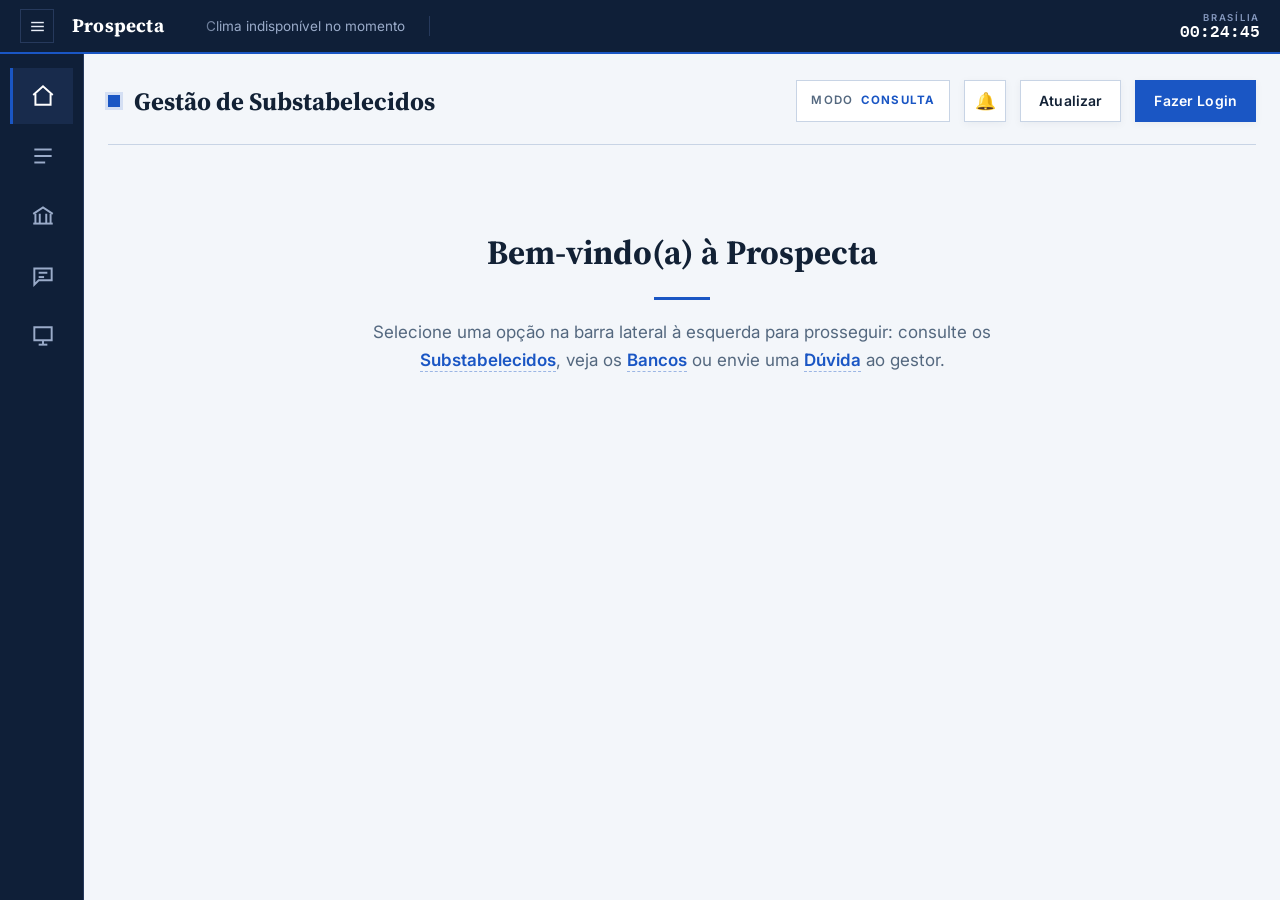
<file: index.html>
<!DOCTYPE html>
<html lang="pt-BR">
<head>
<meta charset="UTF-8">
<meta name="viewport" content="width=device-width, initial-scale=1.0">
<title>Prospecta · Substabelecidos</title>
<link rel="preconnect" href="https://fonts.googleapis.com">
<link rel="preconnect" href="https://fonts.gstatic.com" crossorigin>
<link href="https://fonts.googleapis.com/css2?family=Inter:wght@400;500;600;700&family=Source+Serif+4:opsz,wght@8..60,600;8..60,700&family=IBM+Plex+Mono:wght@500;600&display=swap" rel="stylesheet">
<link rel="stylesheet" href="styles.css">
</head>
<body>

<div id="app" style="display:none">
  
  <header class="topband">
    <button class="tb-menu-btn" id="sidebarToggleBtn" title="Expandir/recolher menu" aria-label="Expandir/recolher menu">
      <svg viewBox="0 0 24 24" fill="none" stroke="currentColor" stroke-width="1.8"><line x1="4" y1="7" x2="20" y2="7"/><line x1="4" y1="12" x2="20" y2="12"/><line x1="4" y1="17" x2="20" y2="17"/></svg>
    </button>
    <span class="tb-title">Prospecta</span>
    <div class="tb-ticker" id="tbTicker" aria-hidden="true">
      <div class="tb-ticker-track" id="tickerTrack">Carregando Clima…</div>
    </div>
    <div class="tb-clock"><span class="tb-clock-city">Brasília</span><span id="tbClock">--:--:--</span></div>
  </header>

  <div class="shell">
  
  <div class="sidebar-col">
    
    <nav class="tabs" id="tabs" style="display:none">
      <button class="tab active" data-tab="painel">
        <svg class="tab-ic" viewBox="0 0 24 24" fill="none" stroke="currentColor" stroke-width="1.8"><rect x="3" y="3" width="8" height="8" rx="1.5"/><rect x="13" y="3" width="8" height="8" rx="1.5"/><rect x="3" y="13" width="8" height="8" rx="1.5"/><rect x="13" y="13" width="8" height="8" rx="1.5"/></svg>
        Painel Sintético
      </button>
      <button class="tab" data-tab="subs">
        <svg class="tab-ic" viewBox="0 0 24 24" fill="none" stroke="currentColor" stroke-width="1.8"><line x1="4" y1="6" x2="20" y2="6"/><line x1="4" y1="12" x2="20" y2="12"/><line x1="4" y1="18" x2="14" y2="18"/></svg>
        Substabelecidos
      </button>
      <button class="tab" data-tab="pendentes">
        <svg class="tab-ic" viewBox="0 0 24 24" fill="none" stroke="currentColor" stroke-width="1.8"><circle cx="12" cy="12" r="9"/><path d="M12 7.5v5l3.5 2"/></svg>
        Pendentes / Andamento
      </button>
      <button class="tab" data-tab="bancos">
        <svg class="tab-ic" viewBox="0 0 24 24" fill="none" stroke="currentColor" stroke-width="1.8"><path d="M3 10 12 4l9 6"/><path d="M5 10v9M9 10v9M15 10v9M19 10v9"/><path d="M3 19h18"/></svg>
        Bancos Cadastrados
      </button>
      <button class="tab" data-tab="empresas">
        <svg class="tab-ic" viewBox="0 0 24 24" fill="none" stroke="currentColor" stroke-width="1.8"><path d="M4 21V5a1 1 0 0 1 1-1h8a1 1 0 0 1 1 1v16"/><path d="M14 10h5a1 1 0 0 1 1 1v10"/><path d="M3 21h18"/><path d="M7 8h4M7 12h4M7 16h4"/></svg>
        Empresas
      </button>
      <button class="tab" data-tab="colab">
        <svg class="tab-ic" viewBox="0 0 24 24" fill="none" stroke="currentColor" stroke-width="1.8"><circle cx="9" cy="8" r="3"/><path d="M3 20c0-3.3 2.7-6 6-6s6 2.7 6 6"/><path d="M16 6.5a3 3 0 0 1 0 5.5"/><path d="M18 14.2c1.8.7 3 2.4 3 4.3"/></svg>
        Colaboradores
      </button>
      <button class="tab" data-tab="producao">
        <svg class="tab-ic" viewBox="0 0 24 24" fill="none" stroke="currentColor" stroke-width="1.8"><path d="M4 20V10M11 20V4M18 20v-7"/></svg>
        Produção
      </button>
      <button class="tab" data-tab="agenda">
        <svg class="tab-ic" viewBox="0 0 24 24" fill="none" stroke="currentColor" stroke-width="1.8"><rect x="3" y="5" width="18" height="16" rx="2"/><line x1="3" y1="10" x2="21" y2="10"/><line x1="8" y1="3" x2="8" y2="7"/><line x1="16" y1="3" x2="16" y2="7"/></svg>
        Agenda
      </button>
      <button class="tab" data-tab="hist">
        <svg class="tab-ic" viewBox="0 0 24 24" fill="none" stroke="currentColor" stroke-width="1.8"><circle cx="12" cy="12" r="9"/><path d="M12 7v5l4 2"/></svg>
        Histórico
      </button>
      <button class="tab" data-tab="acessos">
        <svg class="tab-ic" viewBox="0 0 24 24" fill="none" stroke="currentColor" stroke-width="1.8"><rect x="4" y="10" width="16" height="10" rx="2"/><path d="M8 10V7a4 4 0 0 1 8 0v3"/><circle cx="12" cy="15" r="1.2"/></svg>
        Acessos
      </button>
      <button class="tab" data-tab="duvidas">
        <svg class="tab-ic" viewBox="0 0 24 24" fill="none" stroke="currentColor" stroke-width="1.8"><path d="M4 5h16v11H8l-4 4V5z"/><line x1="8" y1="9" x2="16" y2="9"/><line x1="8" y1="13" x2="13" y2="13"/></svg>
        Dúvidas <span class="tab-badge" id="duvidasBadge" style="display:none">0</span>
        <span class="tab-dot" id="duvidasDot"></span>
      </button>
    </nav>

    <nav class="tabs" id="tabsCons">
      <button class="tab active" data-consview="welcome">
        <svg class="tab-ic" viewBox="0 0 24 24" fill="none" stroke="currentColor" stroke-width="1.8"><path d="M3 11 12 3l9 8"/><path d="M5 10v10h14V10"/></svg>
        Início
      </button>
      <button class="tab" data-consview="subs">
        <svg class="tab-ic" viewBox="0 0 24 24" fill="none" stroke="currentColor" stroke-width="1.8"><line x1="4" y1="6" x2="20" y2="6"/><line x1="4" y1="12" x2="20" y2="12"/><line x1="4" y1="18" x2="14" y2="18"/></svg>
        Substabelecidos
      </button>
      <button class="tab" data-consview="bancosc">
        <svg class="tab-ic" viewBox="0 0 24 24" fill="none" stroke="currentColor" stroke-width="1.8"><path d="M3 10 12 4l9 6"/><path d="M5 10v9M9 10v9M15 10v9M19 10v9"/><path d="M3 19h18"/></svg>
        Bancos
      </button>
      <button class="tab" id="duvidaBtn">
        <svg class="tab-ic" viewBox="0 0 24 24" fill="none" stroke="currentColor" stroke-width="1.8"><path d="M4 5h16v11H8l-4 4V5z"/><line x1="8" y1="9" x2="16" y2="9"/><line x1="8" y1="13" x2="13" y2="13"/></svg>
        Dúvidas
      </button>
      <button class="tab" id="minhasBtn">
        <svg class="tab-ic" viewBox="0 0 24 24" fill="none" stroke="currentColor" stroke-width="1.8"><path d="M4 4h16v12H4z"/><path d="M8 20h8"/><path d="M12 16v4"/></svg>
        Minhas Dúvidas
      </button>
    </nav>

    <nav class="tabs" id="tabsDir" style="display:none">
      <button class="tab active" data-tab="painel">
        <svg class="tab-ic" viewBox="0 0 24 24" fill="none" stroke="currentColor" stroke-width="1.8"><rect x="3" y="3" width="8" height="8" rx="1.5"/><rect x="13" y="3" width="8" height="8" rx="1.5"/><rect x="3" y="13" width="8" height="8" rx="1.5"/><rect x="13" y="13" width="8" height="8" rx="1.5"/></svg>
        Painel Sintético
      </button>
      <button class="tab" data-tab="subs">
        <svg class="tab-ic" viewBox="0 0 24 24" fill="none" stroke="currentColor" stroke-width="1.8"><line x1="4" y1="6" x2="20" y2="6"/><line x1="4" y1="12" x2="20" y2="12"/><line x1="4" y1="18" x2="14" y2="18"/></svg>
        Substabelecidos
      </button>
      <button class="tab" data-tab="pendentes">
        <svg class="tab-ic" viewBox="0 0 24 24" fill="none" stroke="currentColor" stroke-width="1.8"><circle cx="12" cy="12" r="9"/><path d="M12 7.5v5l3.5 2"/></svg>
        Pendentes / Andamento
      </button>
      <button class="tab" data-tab="producao">
        <svg class="tab-ic" viewBox="0 0 24 24" fill="none" stroke="currentColor" stroke-width="1.8"><path d="M4 20V10M11 20V4M18 20v-7"/></svg>
        Produção
      </button>
    </nav>

    <aside class="sidebar" id="sidebar" style="display:none">
      <div class="sidebar-head">Filtros</div>
      <div id="filtrosWrap">
        <div class="field">
          <label>Buscar</label>
          <input id="fBusca" type="text" placeholder="Empresa, CNPJ, código, responsável…" autocomplete="off">
        </div>
        <div class="field" id="fldEmpresa" style="display:none">
          <label>Empresa (CNPJ)</label>
          <select id="fEmpresa"><option value="">Todas</option></select>
        </div>
        <div class="field">
          <label>Banco</label>
          <select id="fBanco"><option value="">Todos</option></select>
        </div>
        <div class="field">
          <label>Status</label>
          <select id="fStatus">
            <option value="ATIVO">Ativo</option>
            <option value="PENDENTE">Pendente</option>
            <option value="EM_ANDAMENTO">Em andamento</option>
            <option value="INATIVO">Inativo</option>
            <option value="">Todos</option>
          </select>
        </div>
        <div class="field" id="fldTipo" style="display:none">
          <label>Tipo de Cadastro</label>
          <select id="fTipo"><option value="">Todos</option></select>
        </div>
        <div class="field" id="fldSuper" style="display:none">
          <label>Superintendente</label>
          <select id="fSuper"><option value="">Todos</option></select>
        </div>
        <div class="field" id="fldSupervisor" style="display:none">
          <label>Supervisor</label>
          <select id="fSupervisor"><option value="">Todos</option></select>
        </div>
        <div class="field" id="fldGerente" style="display:none">
          <label>Gerente</label>
          <select id="fGerente"><option value="">Todos</option></select>
        </div>
        <button class="btn sm block" id="limparBtn">Limpar Filtros</button>
      </div>
    </aside>
  </div>

  <div class="wrap">
  <header class="top">
    <div class="brand">
      <span class="dot"></span>
      <h1>Gestão de Substabelecidos</h1>
    </div>
    <div class="spacer"></div>
    <span class="mode-pill" id="modePill">Modo <b>Consulta</b></span>
    <div class="notif-wrap" id="notifWrap">
      <button class="btn icon" id="notifBtn" title="Notificações">
        🔔<span class="notif-badge" id="notifBadge" style="display:none">0</span>
      </button>
      <div class="notif-panel" id="notifPanel">
        <div class="notif-head">
          Notificações
          <button class="notif-clear" id="notifClear" title="Limpar histórico">Limpar Tudo</button>
        </div>
        <div class="notif-list" id="notifList"></div>
        <div class="notif-empty" id="notifEmpty">Nenhuma Notificação</div>
      </div>
    </div>
    <button class="btn" id="reloadBtn" title="Recarregar do Supabase">Atualizar</button>
    <button class="btn primary" id="gestorBtn">Fazer Login</button>
    <button class="btn ghost" id="sairBtn" style="display:none">Sair</button>
  </header>

  <div class="agenda-alert" id="agendaAlert" style="display:none"></div>

  <main class="content">
    
    <div id="viewWelcome">
      <div class="welcome">
        <h2>Bem-vindo(a) à Prospecta</h2>
        <p>Selecione uma opção na barra lateral à esquerda para prosseguir: consulte os <b class="welcome-link" id="wlSubs">Substabelecidos</b>, veja os <b class="welcome-link" id="wlBancos">Bancos</b> ou envie uma <b class="welcome-link" id="wlDuvida">Dúvida</b> ao gestor.</p>
      </div>
    </div>

    <div id="viewSubs" style="display:none">
    
    <div class="tablecard filtros-top" id="filtrosTop" style="display:none"></div>

    <div class="tablecard">
      <div class="tablebar">
        <span class="count" id="count">—</span>
        <div class="spacer"></div>
        <button class="btn sm" id="toggleFiltrosBtn">Mostrar Filtros</button>
        <button class="btn sm" id="loteEmpresaBtn" style="display:none">Definir Empresa em Lote</button>
        <button class="btn sm" id="tabelaPdfBtn">Exportar PDF</button>
        <button class="btn primary sm" id="novoBtn" style="display:none">Novo Substabelecido</button>
      </div>
      <div class="tablescroll">
        <table id="tabelaSubs">
          <thead>
            <tr>
              <th data-sort="nome_subs" class="sortable">Empresa<span class="sort-ic"></span></th><th>CNPJ</th><th data-sort="banco" class="sortable">Banco<span class="sort-ic"></span></th><th data-sort="tipo_cadastro" class="sortable">Tipo<span class="sort-ic"></span></th>
              <th>Cód. Loja</th><th>Cód. Sub</th><th>Cód. Parceiro</th>
              <th>Status</th>
              <th id="thAcoes" style="display:none">Ações</th>
            </tr>
          </thead>
          <tbody id="tbody"></tbody>
        </table>
        <div class="empty-state" id="emptyState" style="display:none">
          <b>Nada encontrado</b>Ajuste os filtros ou limpe a busca.
        </div>
      </div>
      <div class="pager">
        <span class="info" id="pageInfo"></span>
        <button class="btn sm" id="prevBtn">Anterior</button>
        <button class="btn sm" id="nextBtn">Próxima</button>
      </div>
    </div>
    </div>

  <div id="viewPendentes" style="display:none">
    <div class="tablecard">
      <div class="tablebar">
        <span class="count" id="countPendentes">—</span>
        <div class="spacer"></div>
        <input id="fBuscaPendentes" type="text" placeholder="Empresa, CNPJ, código, responsável…" autocomplete="off" style="width:280px;max-width:100%">
      </div>
      <div class="tablescroll">
        <table id="tabelaPendentes">
          <thead>
            <tr>
              <th>Empresa</th><th>CNPJ</th><th>Banco</th><th>Tipo</th>
              <th>Cód. Loja</th><th>Cód. Sub</th><th>Cód. Parceiro</th>
              <th>Status</th>
              <th id="thAcoesPendentes" style="display:none">Ações</th>
            </tr>
          </thead>
          <tbody id="tbodyPendentes"></tbody>
        </table>
        <div class="empty-state" id="emptyPendentes" style="display:none">
          <b>Nada por aqui</b>Nenhum substabelecido pendente ou em andamento no momento.
        </div>
      </div>
    </div>
  </div>

  <div id="viewBancosConsulta" style="display:none">
    <div class="tablecard">
      <div class="tablebar">
        <span class="count" id="bancoscCount">—</span>
        <div class="spacer"></div>
        <input id="fBancoConsulta" type="text" placeholder="Pesquisar por nome do banco…" autocomplete="off" style="width:280px;max-width:100%">
      </div>
      <div class="tablescroll">
        <table>
          <thead>
            <tr><th>Banco</th><th>Gerente</th><th>Contato</th><th>E-mail</th><th>Suporte (e-mail alt.)</th></tr>
          </thead>
          <tbody id="bancoscTbody"></tbody>
        </table>
        <div class="empty-state" id="bancoscEmpty" style="display:none">
          <b>Nenhum banco encontrado</b>Ajuste a Busca.
        </div>
      </div>
    </div>
  </div>

  <div id="viewBancos" style="display:none">
    <div class="tablecard">
      <div class="tablebar">
        <span class="count" id="bancosCount">—</span>
        <div class="spacer"></div>
        <input id="bancoBusca" type="text" placeholder="Pesquisar por nome do banco…" autocomplete="off" style="max-width:280px">
        <select id="fBancoStatus" aria-label="Filtrar bancos por status" style="max-width:160px">
          <option value="">Todos os Status</option>
          <option value="ATIVO" selected>Ativo</option>
          <option value="INATIVO">Inativo</option>
        </select>
        <button class="btn primary sm" id="novoBancoBtn">Novo Banco</button>
      </div>
      <div class="tablescroll">
        <table>
          <thead>
            <tr>
              <th>Banco</th><th>Gerente</th><th>Contato</th><th>E-mail</th><th>Status</th><th>Ações</th>
            </tr>
          </thead>
          <tbody id="bancosTbody"></tbody>
        </table>
        <div class="empty-state" id="bancosEmpty" style="display:none">
          <b>Nenhum banco cadastrado</b>Clique em “Novo Banco” para começar.
        </div>
      </div>
    </div>
  </div>

  <div id="viewEmpresas" style="display:none">
    <div class="tablecard">
      <div class="tablebar">
        <span class="count" id="empresasCount">—</span>
        <div class="spacer"></div>
        <input id="empresaBusca" type="text" placeholder="Buscar por razão, fantasia ou CNPJ…" autocomplete="off" style="max-width:280px">
        <button class="btn primary sm" id="novaEmpresaBtn">Nova Empresa</button>
      </div>
      <div class="tablescroll">
        <table>
          <thead>
            <tr><th>Razão social</th><th>Nome fantasia</th><th>CNPJ</th><th>Substabelecidos</th><th>Ações</th></tr>
          </thead>
          <tbody id="empresasTbody"></tbody>
        </table>
        <div class="empty-state" id="empresasEmpty" style="display:none">
          <b>Nenhuma empresa encontrada</b>Clique em “Nova Empresa” para cadastrar.
        </div>
      </div>
    </div>
  </div>

  <div id="viewAcessos" style="display:none">
    <div class="tablecard">
      <div class="tablebar">
        <span class="count" id="acessosCount">—</span>
        <div class="spacer"></div>
        <button class="btn sm" id="acessosRecarregar">Recarregar</button>
      </div>
      <div class="tablescroll">
        <table>
          <thead>
            <tr><th>E-mail</th><th>Papel</th><th>Último acesso</th><th>Criado em</th></tr>
          </thead>
          <tbody id="acessosTbody"></tbody>
        </table>
        <div class="empty-state" id="acessosEmpty" style="display:none">
          <b>Nenhum Usuário</b>Não foi possível listar os logins.
        </div>
      </div>
    </div>
  </div>

  <div id="viewColab" style="display:none">
    <div class="tablecard">
      <div class="tablebar">
        <span class="count" id="colabCount">—</span>
        <div class="spacer"></div>
        <input id="colabBusca" type="text" placeholder="Buscar por nome, código, estado…" autocomplete="off" style="max-width:280px">
        <button class="btn sm" id="colabExpandir">Expandir Tudo</button>
        <button class="btn primary sm" id="colabNovo">Novo Colaborador</button>
      </div>
      <div class="colab-tree" id="colabTree"></div>
      <div class="empty-state" id="colabEmpty" style="display:none">
        <b>Nenhum colaborador para exibir</b>As consultas voltaram sem registros. Se você já cadastrou os dados, o mais provável é faltar permissão de leitura no Supabase (policy de SELECT / RLS ou GRANT para o papel autenticado) nas tabelas superintendentes, supervisores e gerentes_comerciais.
      </div>
    </div>
  </div>

  <div id="viewProducao" style="display:none">
    <div class="prod-filtros">
      <div class="field prod-field-sub">
        <label>Substabelecido (nome ou código)</label>
        <input type="text" id="prodBuscaSub" placeholder="ex.: SP12085 ou nome da empresa…" autocomplete="off">
        <div class="prod-sugestoes" id="prodSugestoes"></div>
      </div>
      <div class="field prod-field-banco" id="prodFieldBanco" style="display:none">
        <label>Banco</label>
        <select id="prodFiltroBanco"><option value="">Todos os Bancos</option></select>
      </div>
      <div class="field prod-field-mes" id="prodFieldMes" style="display:none">
        <label>Mês</label>
        <select id="prodFiltroMes"><option value="">Todos os Meses</option></select>
      </div>
      <button class="btn ghost sm" id="prodLimpar" style="display:none">Limpar Seleção</button>
    </div>

    <div id="prodVazio" class="empty-state">
      <b>Selecione um substabelecido</b>Busque pelo nome da empresa ou pelo código (ex.: SP12085) para ver a produção mensal.
    </div>

    <div id="prodConteudo" style="display:none">
      <div class="prod-header">
        <div>
          <span class="det-kicker">Produção Mensal</span>
          <h2 id="prodSubNome">—</h2>
        </div>
        <span class="mode-pill" id="prodSubCodigo"></span>
      </div>

      <section class="kpis" id="prodKpis"></section>

      <div class="painel-grid prod-stack">
        <div class="painel-card">
          <div class="painel-card-title">Bancos Vendidos</div>
          <div id="prodPorBanco"></div>
        </div>
        <div class="painel-card">
          <div class="painel-card-title">Convênios</div>
          <div id="prodPorConvenio"></div>
        </div>
        <div class="painel-card">
          <div class="painel-card-title">Formas de Contrato</div>
          <div id="prodPorForma"></div>
        </div>
      </div>

      <div class="prod-conv-head">
        <div class="painel-card-title" style="border:none;padding:0;margin:0">Situação atual por convênio</div>
        <span class="prod-conv-atualizado" id="prodConvAtualizado"></span>
      </div>
      <section class="kpis" id="prodConvKpis"></section>
      <div class="tablecard prod-tabela">
        <div class="tablescroll">
          <table>
            <thead><tr><th>Banco</th><th>Convênio</th><th>Pendente</th><th>Pago</th><th>Em Andamento</th><th>Cancelado</th><th>Líquido</th><th>Bruto</th><th>Base Comissão</th></tr></thead>
            <tbody id="prodConvTbody"></tbody>
          </table>
        </div>
      </div>

      <div class="tablecard prod-tabela">
        <div class="tablebar">
          <span class="count" id="prodTabCount">—</span>
        </div>
        <div class="tablescroll">
          <table>
            <thead><tr><th>Mês</th><th>Banco</th><th>Convênio</th><th>Forma de Contrato</th><th>Valor Produzido</th><th>Contratos</th></tr></thead>
            <tbody id="prodTbody"></tbody>
          </table>
        </div>
      </div>
    </div>
  </div>

  <div id="viewAgenda" style="display:none">
    <div class="agenda-layout">
      <div class="tablecard">
        <div class="tablebar">
          <button class="btn sm" id="agPrev">Mês Anterior</button>
          <span class="count" id="agMesLabel" style="min-width:160px;text-align:center">—</span>
          <button class="btn sm" id="agNext">Próximo Mês</button>
          <div class="spacer"></div>
          <button class="btn sm" id="agHoje">Hoje</button>
          <button class="btn primary sm" id="agNovoBtn">Novo Compromisso</button>
        </div>
        <div class="cal-grid" id="calGrid"></div>
      </div>

      <div class="tablecard agenda-side">
        <div class="tablebar"><span class="count">Próximos Compromissos</span></div>
        <div class="agenda-list" id="agendaList"></div>
      </div>
    </div>
  </div>

  <div id="viewHist" style="display:none">
    <div class="tablecard">
      <div class="tablebar">
        <span class="count">Registro de Alterações</span>
        <div class="spacer"></div>
        <button class="btn sm" id="histReload">Atualizar</button>
      </div>
      <div class="tablescroll">
        <table>
          <thead><tr><th>Quando</th><th>Quem</th><th>Ação</th><th>Descrição</th></tr></thead>
          <tbody id="histTbody"></tbody>
        </table>
        <div class="empty-state" id="histEmpty" style="display:none">
          <b>Sem registros ainda</b>As alterações aparecerão aqui.
        </div>
      </div>
    </div>
  </div>

  <div id="viewDuvidas" style="display:none">
    <div class="tablecard">
      <div class="tablebar">
        <span class="count" id="duvidasCount">—</span>
        <div class="spacer"></div>
        <select id="fDuvidaStatus" aria-label="Filtrar dúvidas por status" style="width:auto">
          <option value="">Todas</option>
          <option value="ABERTA">Abertas</option>
          <option value="RESPONDIDA">Respondidas</option>
        </select>
      </div>
      <div class="duvidas-list" id="duvidasList"></div>
      <div class="empty-state" id="duvidasEmpty" style="display:none">
        <b>Nenhuma dúvida por aqui</b>Quando um atendente enviar, aparece nesta lista.
      </div>
    </div>
  </div>

  <div id="viewPainel" style="display:none"></div>
  </main>
  </div>
  </div>
</div>

<div class="overlay" id="loginOverlay">
  <div class="modal login-modal">
    <div class="login-hero">
      <button class="x" data-close>&times;</button>
      <svg class="login-shield" viewBox="0 0 24 24" fill="none" stroke="currentColor" stroke-width="1.5">
        <path d="M12 2 4 5.5v5.6c0 4.9 3.4 8.6 8 10.4 4.6-1.8 8-5.5 8-10.4V5.5L12 2z"/>
        <rect x="9" y="10.2" width="6" height="5" />
        <path d="M10 10.2V8.8a2 2 0 0 1 4 0v1.4"/>
      </svg>
      <span class="login-kicker">Acesso Restrito</span>
      <h2>Fazer Login</h2>
      <p class="login-sub">Ambiente exclusivo para usuários autorizados da Prospecta. Conforme o seu login, você entra em um sistema diferente — cada acesso abre a visão correspondente ao seu papel. Todas as ações realizadas aqui ficam registradas no histórico do sistema.</p>
    </div>
    <form class="modal-body login-body" id="loginForm" onsubmit="return false">
      <div class="field">
        <label>Login</label>
        <input id="loginUser" type="text" placeholder="Seu login" autocomplete="username">
      </div>
      <div class="field">
        <label>Senha</label>
        <input id="loginPass" type="password" placeholder="Sua senha" autocomplete="current-password">
      </div>
      <label class="login-keep"><input id="loginKeep" type="checkbox"> <span>Manter conectado neste navegador</span></label>
      <div class="hint" id="loginHint"></div>
      <p class="login-aviso">Se você é consultor, não é necessário entrar — utilize o modo de consulta na tela principal.</p>
    </form>
    <div class="modal-foot">
      <button class="btn ghost" data-close>Cancelar</button>
      <button class="btn primary" id="loginConfirm">Fazer Login</button>
    </div>
  </div>
</div>

<div class="overlay" id="acessoOverlay">
  <div class="modal login-modal">
    <div class="login-hero">
      <button class="x" data-close>&times;</button>
      <svg class="login-shield" viewBox="0 0 24 24" fill="none" stroke="currentColor" stroke-width="1.5">
        <path d="M12 2 4 5.5v5.6c0 4.9 3.4 8.6 8 10.4 4.6-1.8 8-5.5 8-10.4V5.5L12 2z"/>
        <rect x="9" y="10.2" width="6" height="5" />
        <path d="M10 10.2V8.8a2 2 0 0 1 4 0v1.4"/>
      </svg>
      <span class="login-kicker">Acesso Restrito</span>
      <h2>Entrar como Consultor</h2>
      <p class="login-sub">Digite a senha de acesso pra liberar a consulta de substabelecidos e bancos.</p>
    </div>
    <form class="modal-body login-body" id="acessoForm" onsubmit="return false">
      <input type="text" name="username" value="consultor" autocomplete="username" readonly aria-hidden="true" tabindex="-1" style="display:none">
      <div class="field">
        <label>Senha</label>
        <input id="acessoSenha" type="password" placeholder="Senha de acesso" autocomplete="current-password">
      </div>
      <div class="hint" id="acessoErro"></div>
    </form>
    <div class="modal-foot">
      <button class="btn ghost" data-close>Cancelar</button>
      <button class="btn primary" id="acessoEntrar">Entrar</button>
    </div>
  </div>
</div>

<div class="overlay" id="formOverlay">
  <div class="modal">
    <div class="modal-head"><h2 id="formTitle">Novo Substabelecido</h2><button class="x" data-close>&times;</button></div>
    <div class="modal-body">
      <div class="form-grid">
        <div class="field"><label>Nome do Substabelecido <span class="req">*</span></label><input id="f_sub" type="text" placeholder="..."></div>
        <div class="field"><label>CNPJ do Substabelecido <span class="req">*</span></label>
          <input id="f_cnpj_subs" type="text" inputmode="numeric" maxlength="18" placeholder="00.000.000/0000-00">
          <div class="hint" id="cnpjSubHint"></div>
        </div>
        <div class="field"><label>Banco <span class="req">*</span></label><select id="f_banco"><option value="">Selecione…</option></select></div>
        <div class="field"><label>Empresa (razão) <span class="req">*</span></label>
          <select id="f_razao"><option value="">Selecione…</option></select>
          <div class="hint" id="razaoHint"></div>
        </div>
        <div class="field"><label>CNPJ</label><input id="f_cnpj" type="text" readonly placeholder="preenchido pela empresa"></div>
        <div class="field"><label>Tipo de Cadastro <span class="req">*</span></label>
          <select id="f_tipo">
            <option value="">Selecione…</option>
            <option>SUBSTABELECIDO</option>
            <option>SUBZERO</option>
            <option>INDICADO</option>
            <option>INDICADO 100%</option>
            <option>MASTER</option>
          </select>
        </div>
        <div class="field"><label>Cód. Loja Banco</label><input id="f_codloja" type="text"></div>
        <div class="field"><label>Cód. Substabelecido</label><input id="f_codsub" type="text"></div>
        <div class="field"><label>Cód. Parceiro</label><input id="f_codparc" type="text"></div>
        <div class="field"><label>Responsável</label><input id="f_resp" type="text"></div>
        <div class="field"><label>Superintendente</label><select id="f_superintendente"><option value="">Selecione…</option></select></div>
        <div class="field"><label>Supervisor</label><select id="f_supervisor"><option value="">Selecione…</option></select></div>
        <div class="field"><label>Gerente</label><select id="f_gerente"><option value="">Selecione…</option></select></div>
        <div class="field"><label id="lblComissao">Comissão <span class="req" id="comissaoReq" style="display:none">*</span></label><input id="f_comissao" type="text" placeholder="ex.: 90% (repasse ao sub, o restante fica com a empresa)"><div class="hint" id="hintComissao">Texto livre. Ex.: "90%" = o sub recebe 90% do banco, 10% fica com a empresa.</div></div>
      </div>
    </div>
    <div class="modal-foot">
      <button class="btn ghost" data-close>Cancelar</button>
      <button class="btn primary" id="formSave">Salvar</button>
    </div>
  </div>
</div>

<div class="overlay" id="bancoOverlay">
  <div class="modal banco-modal">
    <div class="modal-head"><h2 id="bancoTitle">Novo Banco</h2><button class="x" data-close>&times;</button></div>
    <div class="modal-body">
      <div class="form-grid">
        <div class="field full"><label>Nome do Banco <span class="req">*</span></label><input id="b_nome" type="text"></div>
        <div class="field"><label>Gerente do Banco <span class="req">*</span></label><input id="b_gerente" type="text"></div>
        <div class="field"><label>Contato do Gerente <span class="req">*</span></label>
          <input id="b_contato" type="text" inputmode="numeric" maxlength="16" placeholder="(00) 00000-0000">
          <div class="hint" id="b_contato_h"></div>
        </div>
        <div class="field"><label>E-mail do Gerente <span class="req">*</span></label>
          <input id="b_email" type="email" placeholder="nome@banco.com">
          <div class="hint" id="b_email_h"></div>
        </div>
        <div class="field"><label>Suporte (e-mail alternativo)</label>
          <input id="b_suporte" type="email" placeholder="outra.pessoa@banco.com">
          <div class="hint" id="b_suporte_h"></div>
        </div>
        <div class="field full sep-top">
          <label>Empresas Credenciadas <span class="hint-inline">o sub deste banco herda a empresa; com mais de uma, ele escolhe</span></label>
          <div id="b_vincList" class="vinc-list"></div>
        </div>
        <div class="field full vinc-add">
          <select id="b_empresa"><option value="">SELECIONE A EMPRESA…</option></select>
          <div class="vinc-add-row">
            <input id="b_codigo_corban" type="text" placeholder="CÓD. CORBAN (OPCIONAL)">
            <select id="b_tipo_sub">
              <option value="">TIPO…</option>
              <option>MASTER</option>
              <option>INDICADO</option>
              <option>SUBSTABELECIDO</option>
              <option>SUBZERO</option>
            </select>
            <button type="button" class="btn sm" id="b_vincAdd">Adicionar</button>
          </div>
        </div>
      </div>
    </div>
    <div class="modal-foot">
      <button class="btn ghost" data-close>Cancelar</button>
      <button class="btn primary" id="bancoSave">Salvar</button>
    </div>
  </div>
</div>

<div class="overlay" id="passoOverlay">
  <div class="modal passo-modal">
    <div class="modal-head"><h2 id="passoTitle">Passo a Passo</h2><button class="x" data-close>&times;</button></div>
    <div class="modal-body passo-body">
      <div class="field">
        <label>Anotações</label>
        <textarea id="passoTexto" rows="14" placeholder="Escreva o passo a passo deste banco…"></textarea>
      </div>
      <aside class="passo-anexos">
        <div class="pa-title">Arquivos Anexados</div>
        <div class="pa-list" id="passoArqList"><div class="dl-empty">Carregando…</div></div>
        <div class="pa-add">
          <input type="file" id="passoArqFile" hidden>
          <button class="btn sm block" id="passoArqPick">Escolher Arquivo…</button>
          <div class="pa-file-nome" id="passoArqNome"></div>
          <div class="field">
            <label>Título do Anexo</label>
            <input type="text" id="passoArqTitulo" placeholder="ex.: Checklist de credenciamento" maxlength="120">
          </div>
          <button class="btn primary sm block" id="passoArqAdd">Anexar Arquivo</button>
        </div>
      </aside>
    </div>
    <div class="modal-foot">
      <button class="btn ghost" data-close>Cancelar</button>
      <button class="btn primary" id="passoSave">Salvar</button>
    </div>
  </div>
</div>

<div class="overlay" id="bancoInfoOverlay">
  <div class="modal det-modal sub-modal">
    <div class="modal-head det-head">
      <div>
        <span class="det-kicker">Informações do Banco</span>
        <h2 id="bancoInfoTitle">—</h2>
      </div>
      <button class="x" data-close>&times;</button>
    </div>
    <div class="modal-body" id="bancoInfoBody"></div>
    <div class="modal-foot">
      <button class="btn ghost" data-close>Fechar</button>
      <span class="spacer"></span>
      <button class="btn danger solid" id="bancoDelBtn" style="display:none">Excluir Banco</button>
      <button class="btn primary" id="bancoEditBtn" style="display:none">Editar</button>
    </div>
  </div>
</div>

<div class="overlay" id="delBancoOverlay">
  <div class="modal sm">
    <div class="modal-head"><h2>Excluir Banco</h2><button class="x" data-close>&times;</button></div>
    <div class="modal-body">
      <div class="del-warn">Esta ação é <b>PERMANENTE</b>. O Banco <b id="delBancoNome">—</b>, seus vínculos com empresas e os arquivos do passo a passo serão apagados. Não há como desfazer.</div>
      <div id="delBancoBloqueio"></div>
      <div class="field">
        <label>Para confirmar, digite <b>Confirmar Exclusão</b></label>
        <input id="delBancoInput" type="text" autocomplete="off" placeholder="confirmar exclusão">
      </div>
    </div>
    <div class="modal-foot">
      <button class="btn ghost" data-close>Cancelar</button>
      <span class="spacer"></span>
      <button class="btn danger solid" id="delBancoConfirm" disabled>Excluir Definitivamente</button>
    </div>
  </div>
</div>

<div class="overlay" id="obsOverlay">
  <div class="modal obs-modal">
    <div class="modal-head"><h2 id="obsTitle">Observações</h2><button class="x" data-close>&times;</button></div>
    <div class="modal-body obs-modal-body">
      <div class="obs-col">
        <div id="obsBlocks" class="obs-blocks"></div>
        <div class="obs-input">
          <textarea id="obsInput" rows="2" placeholder="Escreva e Enter para enviar (Shift+Enter = nova linha)"></textarea>
          <button class="btn primary" id="obsEnviar">Enviar</button>
        </div>
      </div>
      <aside class="passo-anexos" id="obsAnexosCol">
        <div class="pa-title">Documentos do Sub</div>
        <div class="pa-list" id="obsArqList"><div class="dl-empty">Carregando…</div></div>
        <div class="pa-add">
          <input type="file" id="obsArqFile" hidden>
          <button class="btn sm block" id="obsArqPick">Escolher Arquivo…</button>
          <div class="pa-file-nome" id="obsArqNome"></div>
          <div class="field">
            <label>Título do Documento</label>
            <input type="text" id="obsArqTitulo" placeholder="ex.: Contrato social, RG, comprovante…" maxlength="120">
          </div>
          <button class="btn primary sm block" id="obsArqAdd">Anexar Documento</button>
        </div>
      </aside>
      <div class="obs-anexos-aviso" id="obsAnexosAviso">
        Salve o cadastro primeiro para poder anexar documentos deste sub.
      </div>
    </div>
    <div class="modal-foot">
      <button class="btn ghost" id="obsFechar" data-close>Fechar</button>
      <button class="btn primary" id="obsConcluir" style="display:none">Concluir Cadastro</button>
    </div>
  </div>
</div>

<div class="overlay" id="agendaOverlay">
  <div class="modal">
    <div class="modal-head"><h2 id="agendaTitle">Novo Compromisso</h2><button class="x" data-close>&times;</button></div>
    <div class="modal-body">
      <div class="form-grid">
        <div class="field full"><label>Título <span class="req">*</span></label><input id="ag_titulo" type="text" placeholder="ex.: Treinamento sistema novo"></div>
        <div class="field"><label>Tipo <span class="req">*</span></label>
          <select id="ag_tipo">
            <option value="">Selecione…</option>
            <option value="TREINAMENTO">Treinamento</option>
            <option value="REUNIAO">Reunião</option>
            <option value="NOVO_CADASTRO">Novo Cadastro</option>
            <option value="OUTRO">Outro</option>
          </select>
        </div>
        <div class="field"><label>Data <span class="req">*</span></label><input id="ag_data" type="date"></div>
        <div class="field"><label>Hora</label><input id="ag_hora" type="time"></div>
        <div class="field"><label>Alertar com quantos dias de antecedência</label>
          <select id="ag_alerta">
            <option value="0">No dia</option>
            <option value="1" selected>1 dia antes</option>
            <option value="2">2 dias antes</option>
            <option value="3">3 dias antes</option>
            <option value="5">5 dias antes</option>
            <option value="7">7 dias antes</option>
          </select>
        </div>
        <div class="field"><label>Vínculo</label>
          <select id="ag_vinculo_tipo">
            <option value="">—</option>
            <option value="BANCO">Banco</option>
            <option value="PARCEIRO">Parceiro</option>
          </select>
        </div>
        <div class="field"><label>Nome do Banco/Parceiro</label><input id="ag_vinculo_nome" list="agVinculoList" type="text" placeholder="ex.: C6 Bank"><datalist id="agVinculoList"></datalist></div>
        <div class="field"><label>Com quem</label><input id="ag_com_quem" type="text" placeholder="Quem vai / responsável"></div>
        <div class="field"><label>Link</label><input id="ag_link" type="url" placeholder="https://…"></div>
        <div class="field full"><label>Observações</label><textarea id="ag_obs" rows="3" placeholder="Detalhes do compromisso…"></textarea></div>
      </div>
    </div>
    <div class="modal-foot">
      <button class="btn danger" id="agendaExcluir" style="display:none">Excluir</button>
      <div class="spacer"></div>
      <button class="btn ghost" data-close>Cancelar</button>
      <button class="btn primary" id="agendaSave">Salvar</button>
    </div>
  </div>
</div>

<div class="overlay" id="respOverlay">
  <div class="modal sm">
    <div class="modal-head"><h2>Responder Dúvida</h2><button class="x" data-close>&times;</button></div>
    <div class="modal-body">
      <div class="field"><label id="respPergunta" style="text-transform:none;font-size:14px;font-weight:400;color:var(--txt)"></label></div>
      <div class="field">
        <label>Resposta</label>
        <textarea id="respTexto" rows="4" placeholder="Escreva a resposta…"></textarea>
      </div>
    </div>
    <div class="modal-foot">
      <button class="btn ghost" data-close>Cancelar</button>
      <button class="btn primary" id="respSalvar">Responder</button>
    </div>
  </div>
</div>

<div class="overlay" id="minhasOverlay">
  <div class="modal">
    <div class="modal-head"><h2>Minhas Dúvidas</h2><button class="x" data-close>&times;</button></div>
    <div class="modal-body">
      <div id="minhasList" class="duvidas-list"></div>
    </div>
    <div class="modal-foot">
      <button class="btn ghost" data-close>Fechar</button>
    </div>
  </div>
</div>

<div class="overlay" id="duvidaOverlay">
  <div class="modal login-modal duvida-modal">
    <div class="login-hero duvida-hero">
      <button class="x" data-close>&times;</button>
      <svg class="login-shield" viewBox="0 0 24 24" fill="none" stroke="currentColor" stroke-width="1.5">
        <path d="M4 5h16v11H8l-4 4V5z"/><line x1="8" y1="9" x2="16" y2="9"/><line x1="8" y1="13" x2="13" y2="13"/>
      </svg>
      <span class="login-kicker">Fale com o Gestor</span>
      <h2>Dúvida no Cadastro?</h2>
      <p class="login-sub">Envie sua dúvida direto pro gestor responsável. A resposta aparece aqui mesmo, em "Minhas Dúvidas".</p>
    </div>
    <form class="modal-body login-body" onsubmit="return false">
      <div class="field">
        <label>Seu Nome</label>
        <input id="duvidaNome" type="text" placeholder="Seu nome" autocomplete="off">
      </div>
      <div class="field">
        <label>Dúvida</label>
        <textarea id="duvidaMsg" rows="4" placeholder="Descreva a dúvida…"></textarea>
      </div>
    </form>
    <div class="modal-foot">
      <button class="btn ghost" data-close>Cancelar</button>
      <button class="btn primary" id="duvidaSend">Enviar ao Gestor</button>
    </div>
  </div>
</div>

<div class="overlay" id="subOverlay">
  <div class="modal det-modal sub-modal">
    <div class="modal-head det-head">
      <div>
        <span class="det-kicker">Ficha do Substabelecido</span>
        <h2 id="subTitle">—</h2>
      </div>
      <button class="x" data-close>&times;</button>
    </div>
    <div class="modal-body" id="subBody"></div>
    <div class="modal-foot">
      <button class="btn ghost" data-close>Fechar</button>
      <span class="spacer"></span>
      <button class="btn danger solid" id="subDelBtn" style="display:none">Excluir</button>
      <button class="btn primary" id="subPdfBtn">Exportar PDF</button>
    </div>
  </div>
</div>

<div class="overlay" id="delSubOverlay">
  <div class="modal sm">
    <div class="modal-head"><h2>Excluir Substabelecido</h2><button class="x" data-close>&times;</button></div>
    <div class="modal-body">
      <div class="del-warn">Esta ação é <b>PERMANENTE</b>. O substabelecido <b id="delSubNome">—</b> e todos os seus documentos anexados serão apagados do sistema e do banco de dados. Não há como desfazer.</div>
      <div class="field">
        <label>Para confirmar, digite <b>Confirmar Exclusão</b></label>
        <input id="delSubInput" type="text" autocomplete="off" placeholder="confirmar exclusão">
      </div>
    </div>
    <div class="modal-foot">
      <button class="btn ghost" data-close>Cancelar</button>
      <span class="spacer"></span>
      <button class="btn danger solid" id="delSubConfirm" disabled>Excluir Definitivamente</button>
    </div>
  </div>
</div>

<div class="overlay" id="empresaOverlay">
  <div class="modal colab-modal">
    <div class="modal-head"><h2 id="empresaModalTitle">Nova Empresa</h2><button class="x" data-close>&times;</button></div>
    <form class="modal-body" id="empresaForm" onsubmit="return false">
      <div class="form-grid">
        <div class="field full"><label>Razão Social <span class="req">*</span></label><input id="emp_razao" type="text" placeholder="Razão social completa" autocomplete="off"></div>
        <div class="field full"><label>Nome Fantasia</label><input id="emp_fantasia" type="text" placeholder="Opcional" autocomplete="off"></div>
        <div class="field full"><label>CNPJ <span class="req">*</span></label><input id="emp_cnpj" type="text" inputmode="numeric" maxlength="18" placeholder="00.000.000/0000-00" autocomplete="off"><div class="hint" id="emp_cnpj_hint"></div></div>
        <div class="del-warn full" id="empresaVinculo" style="display:none"></div>
        <div class="hint full" id="empresaHint"></div>
      </div>
    </form>
    <div class="modal-foot">
      <button class="btn ghost" data-close>Cancelar</button>
      <span class="spacer"></span>
      <button class="btn primary" id="empresaSalvar">Salvar</button>
    </div>
  </div>
</div>

<div class="overlay" id="acessoPapelOverlay">
  <div class="modal colab-modal">
    <div class="modal-head"><h2>Nível de Acesso</h2><button class="x" data-close>&times;</button></div>
    <div class="modal-body">
      <div class="form-grid">
        <div class="field full"><label>Usuário</label><div class="sf-val" id="acessoPapelEmail">—</div></div>
        <div class="field full">
          <label>Nível de Acesso</label>
          <select id="acessoPapelSelect">
            <option value="gestor">Gestor — acesso total, cria e edita</option>
            <option value="diretor">Diretoria — só leitura de painel, subs, pendentes e produção</option>
            <option value="consulta">Consulta — visão reduzida, envia dúvidas</option>
          </select>
        </div>
        <div class="del-warn full">A mudança passa a valer no próximo login da pessoa. Se ela estiver com o sistema aberto agora, continua com o acesso atual até sair e entrar.</div>
        <div class="hint full" id="acessoPapelHint"></div>
      </div>
    </div>
    <div class="modal-foot">
      <button class="btn ghost" data-close>Cancelar</button>
      <span class="spacer"></span>
      <button class="btn primary" id="acessoPapelSalvar">Salvar</button>
    </div>
  </div>
</div>

<div class="overlay" id="colabOverlay">
  <div class="modal colab-modal">
    <div class="modal-head"><h2 id="colabModalTitle">Novo Colaborador</h2><button class="x" data-close>&times;</button></div>
    <form class="modal-body" id="colabForm" onsubmit="return false">
      <div class="form-grid">
        <div class="field full" id="colabTipoField">
          <label>Tipo de Colaborador</label>
          <select id="colabTipo" aria-label="Tipo de colaborador">
            <option value="super">Superintendente</option>
            <option value="superv">Supervisor</option>
            <option value="ger">Gerente comercial</option>
          </select>
        </div>
        <div class="field full"><label>Nome <span class="req">*</span></label><input id="colabNome" type="text" placeholder="Nome completo" autocomplete="off"></div>
        <div class="field full" id="colabSuperField" style="display:none">
          <label>Superintendente <span class="req">*</span></label>
          <select id="colabSuperSel" aria-label="Superintendente"><option value="">Selecione…</option></select>
        </div>
        <div class="field full" id="colabSupervField" style="display:none">
          <label>Supervisor</label>
          <select id="colabSupervSel" aria-label="Supervisor"><option value="">Sem supervisor (direto ao superintendente)</option></select>
        </div>
        <div class="colab-sep" id="colabSepGerente" style="display:none">Dados do gerente</div>
        <div class="field" id="colabCodigoField" style="display:none"><label>Código do parceiro <span class="req">*</span></label><input id="colabCodigo" type="text" placeholder="ex.: SP12345" autocomplete="off"></div>
        <div class="field" id="colabCpfField" style="display:none"><label>CPF / CNPJ</label><input id="colabCpf" type="text" placeholder="Opcional" autocomplete="off"></div>
        <div class="field" id="colabEstadoField" style="display:none"><label>Estado (UF)</label><select id="colabEstado" aria-label="Estado"><option value="">—</option></select></div>
        <div class="field" id="colabFoneField" style="display:none"><label>Telefone / celular</label><input id="colabFone" type="text" placeholder="(00) 00000-0000" autocomplete="off"></div>
        <div class="field full" id="colabEmailField" style="display:none"><label>E-mail</label><input id="colabEmail" type="email" placeholder="Opcional" autocomplete="off"></div>
        <div class="hint full" id="colabHint"></div>
      </div>
    </form>
    <div class="modal-foot">
      <button class="btn ghost" data-close>Cancelar</button>
      <span class="spacer"></span>
      <button class="btn primary" id="colabSalvar">Salvar</button>
    </div>
  </div>
</div>

<div class="overlay" id="loteOverlay">
  <div class="modal">
    <div class="modal-head"><h2>Definir Empresa em Lote</h2><button class="x" data-close>&times;</button></div>
    <div class="modal-body">
      <div id="loteResumo" class="hint"></div>
      <div class="field full sep-top"><label>Empresa a Aplicar <span class="req">*</span></label>
        <select id="loteEmpresa"><option value="">Selecione…</option></select>
        <div class="hint" id="loteHint"></div>
      </div>
    </div>
    <div class="modal-foot">
      <button class="btn ghost" data-close>Cancelar</button>
      <span class="spacer"></span>
      <button class="btn primary" id="loteAplicar">Aplicar</button>
    </div>
  </div>
</div>

<div class="overlay" id="detalheOverlay">
  <div class="modal det-modal">
    <div class="modal-head det-head">
      <div>
        <span class="det-kicker" id="detalheKicker">Detalhe</span>
        <h2 id="detalheTitle">—</h2>
      </div>
      <button class="x" data-close>&times;</button>
    </div>
    <div class="modal-body" id="detalheBody"></div>
    <div class="modal-foot">
      <button class="btn ghost" data-close>Fechar</button>
      <span class="spacer"></span>
      <button class="btn primary" id="detalhePdfBtn">Exportar PDF</button>
    </div>
  </div>
</div>

<div id="toast"></div>

<script src="app.js"></script>
</body>
</html>
</file>
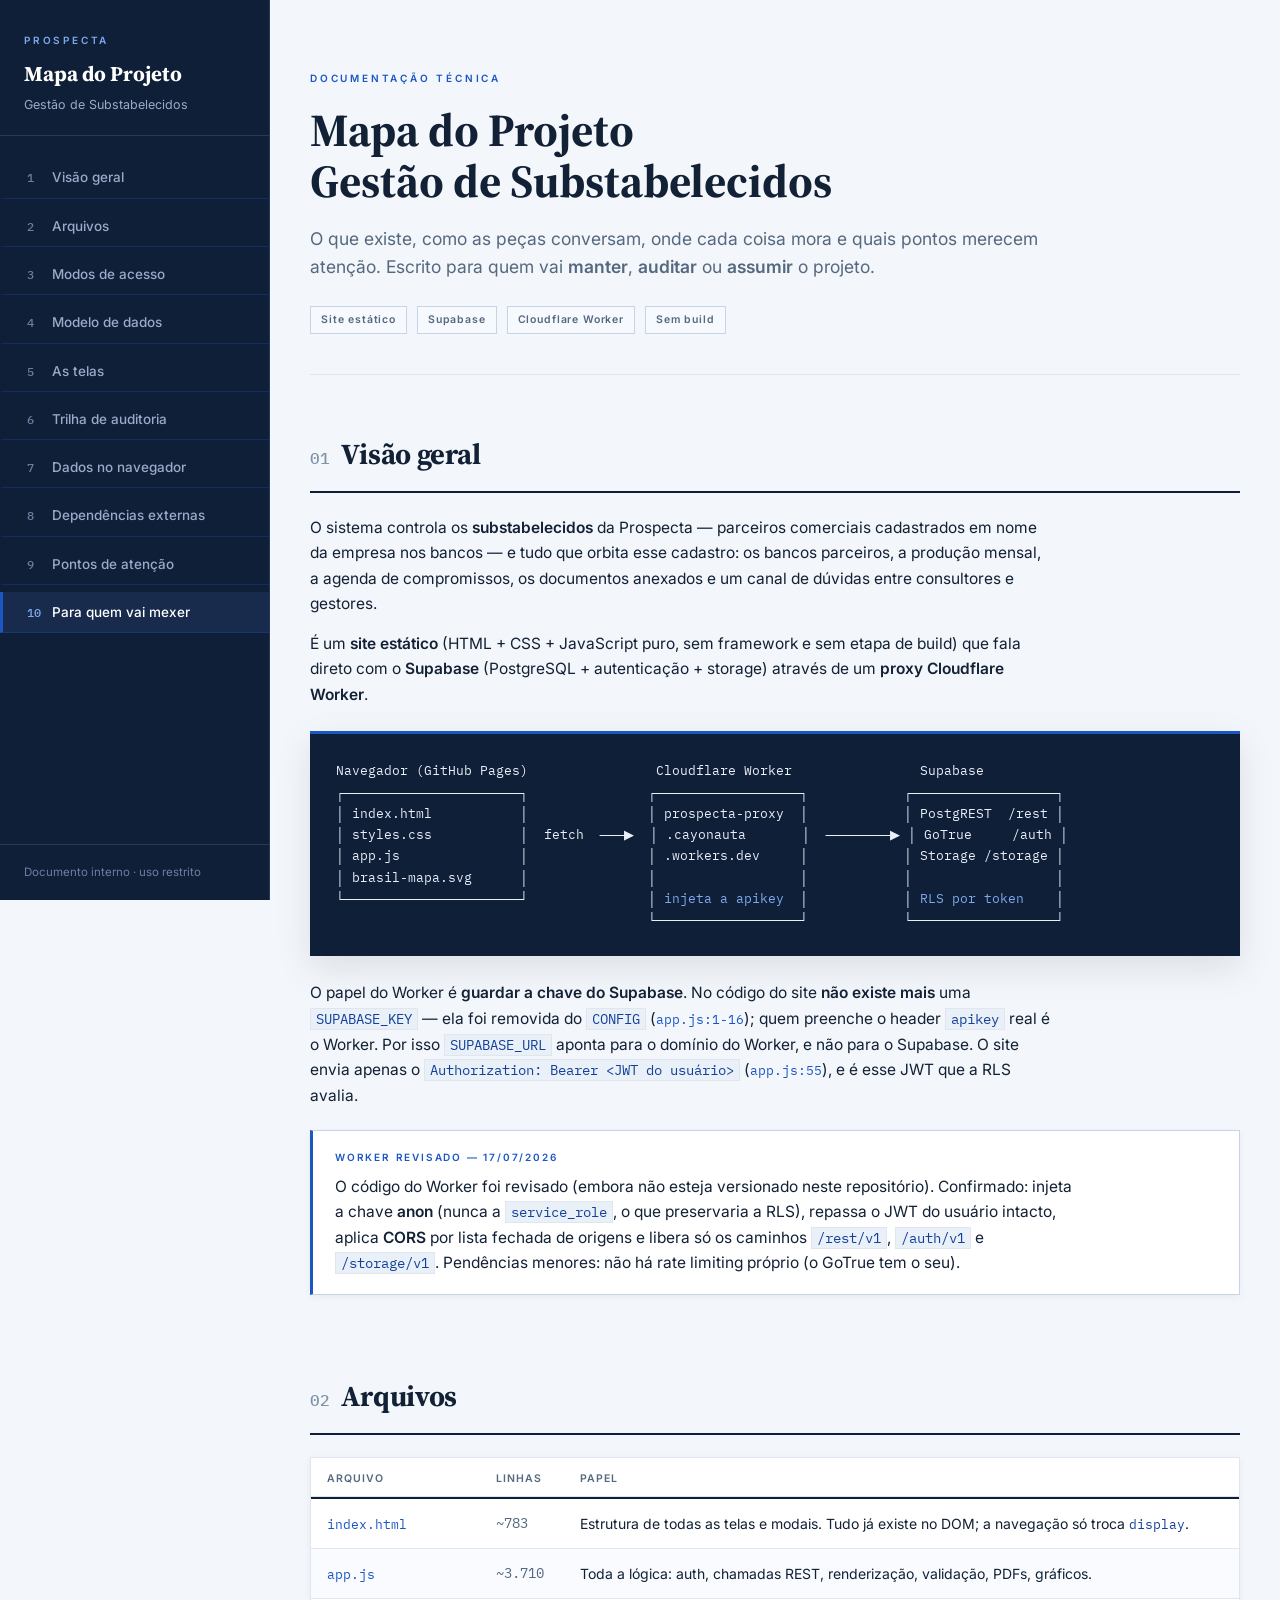
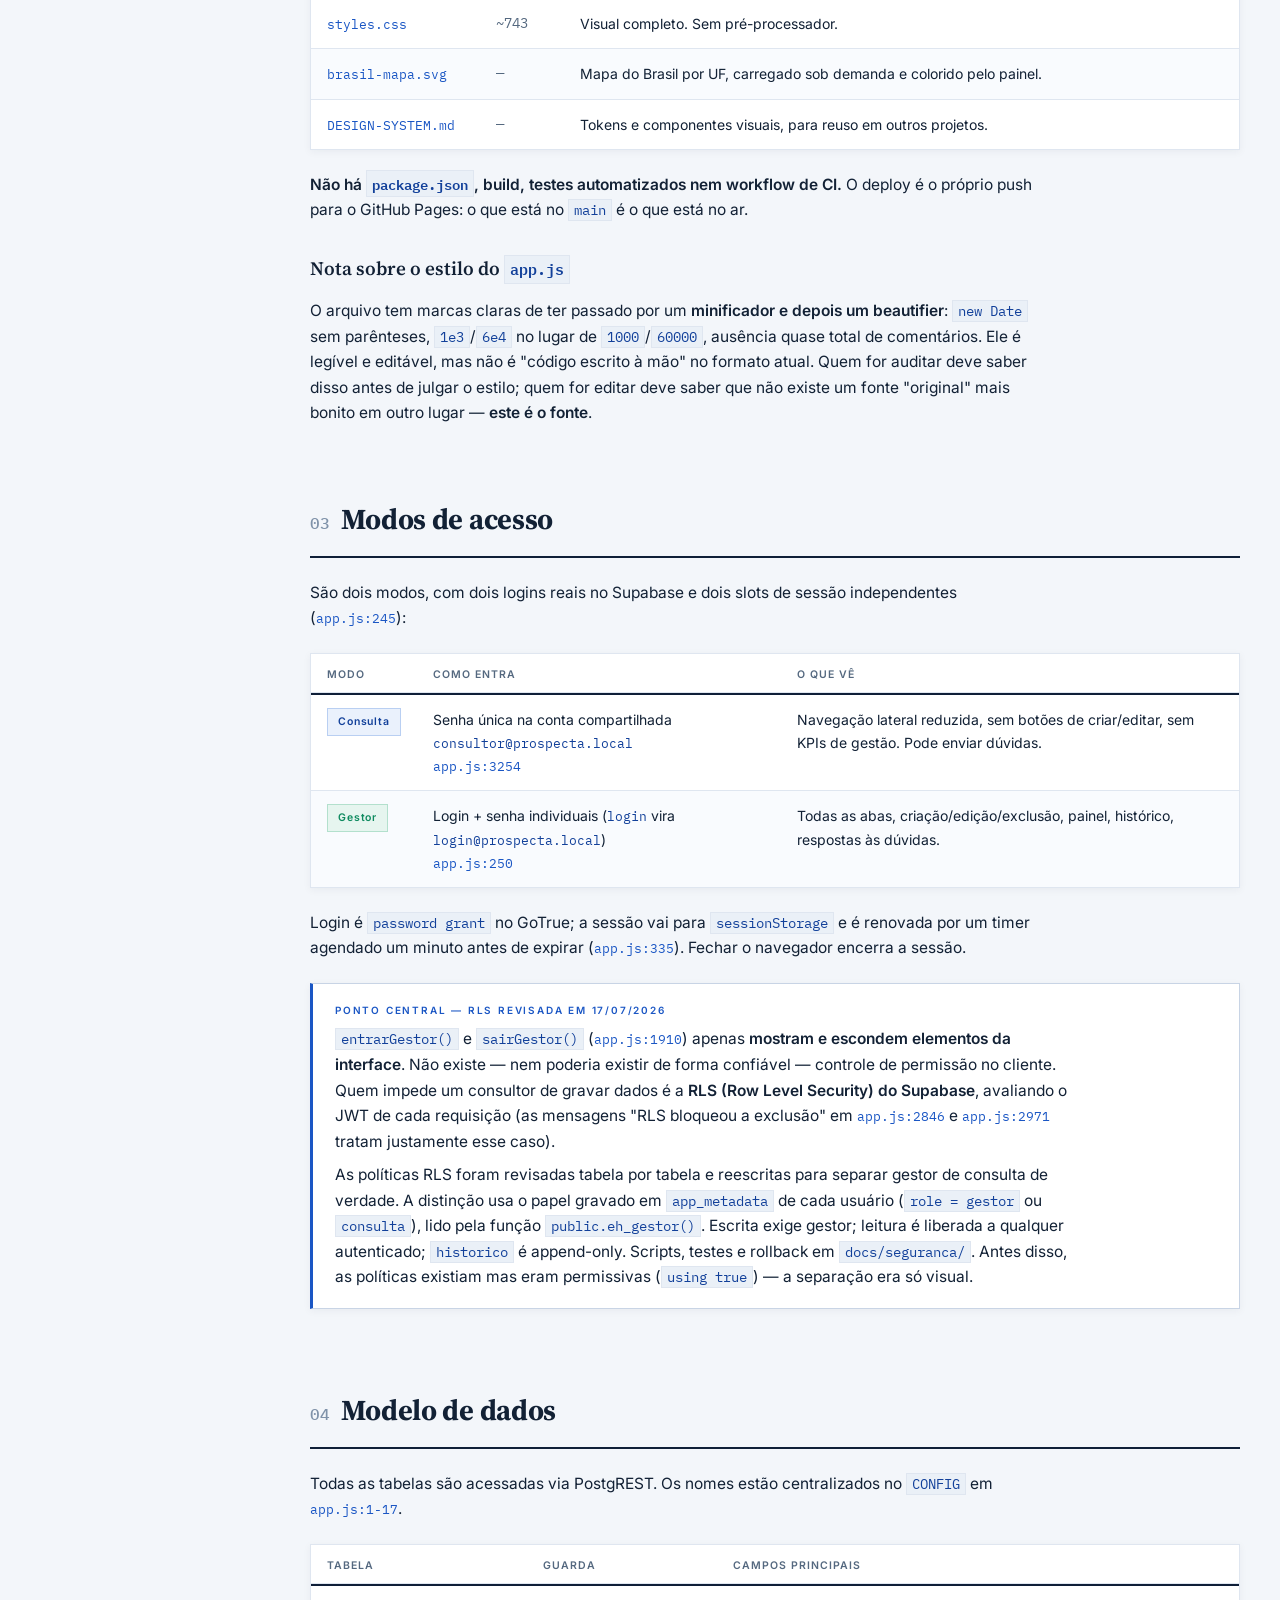
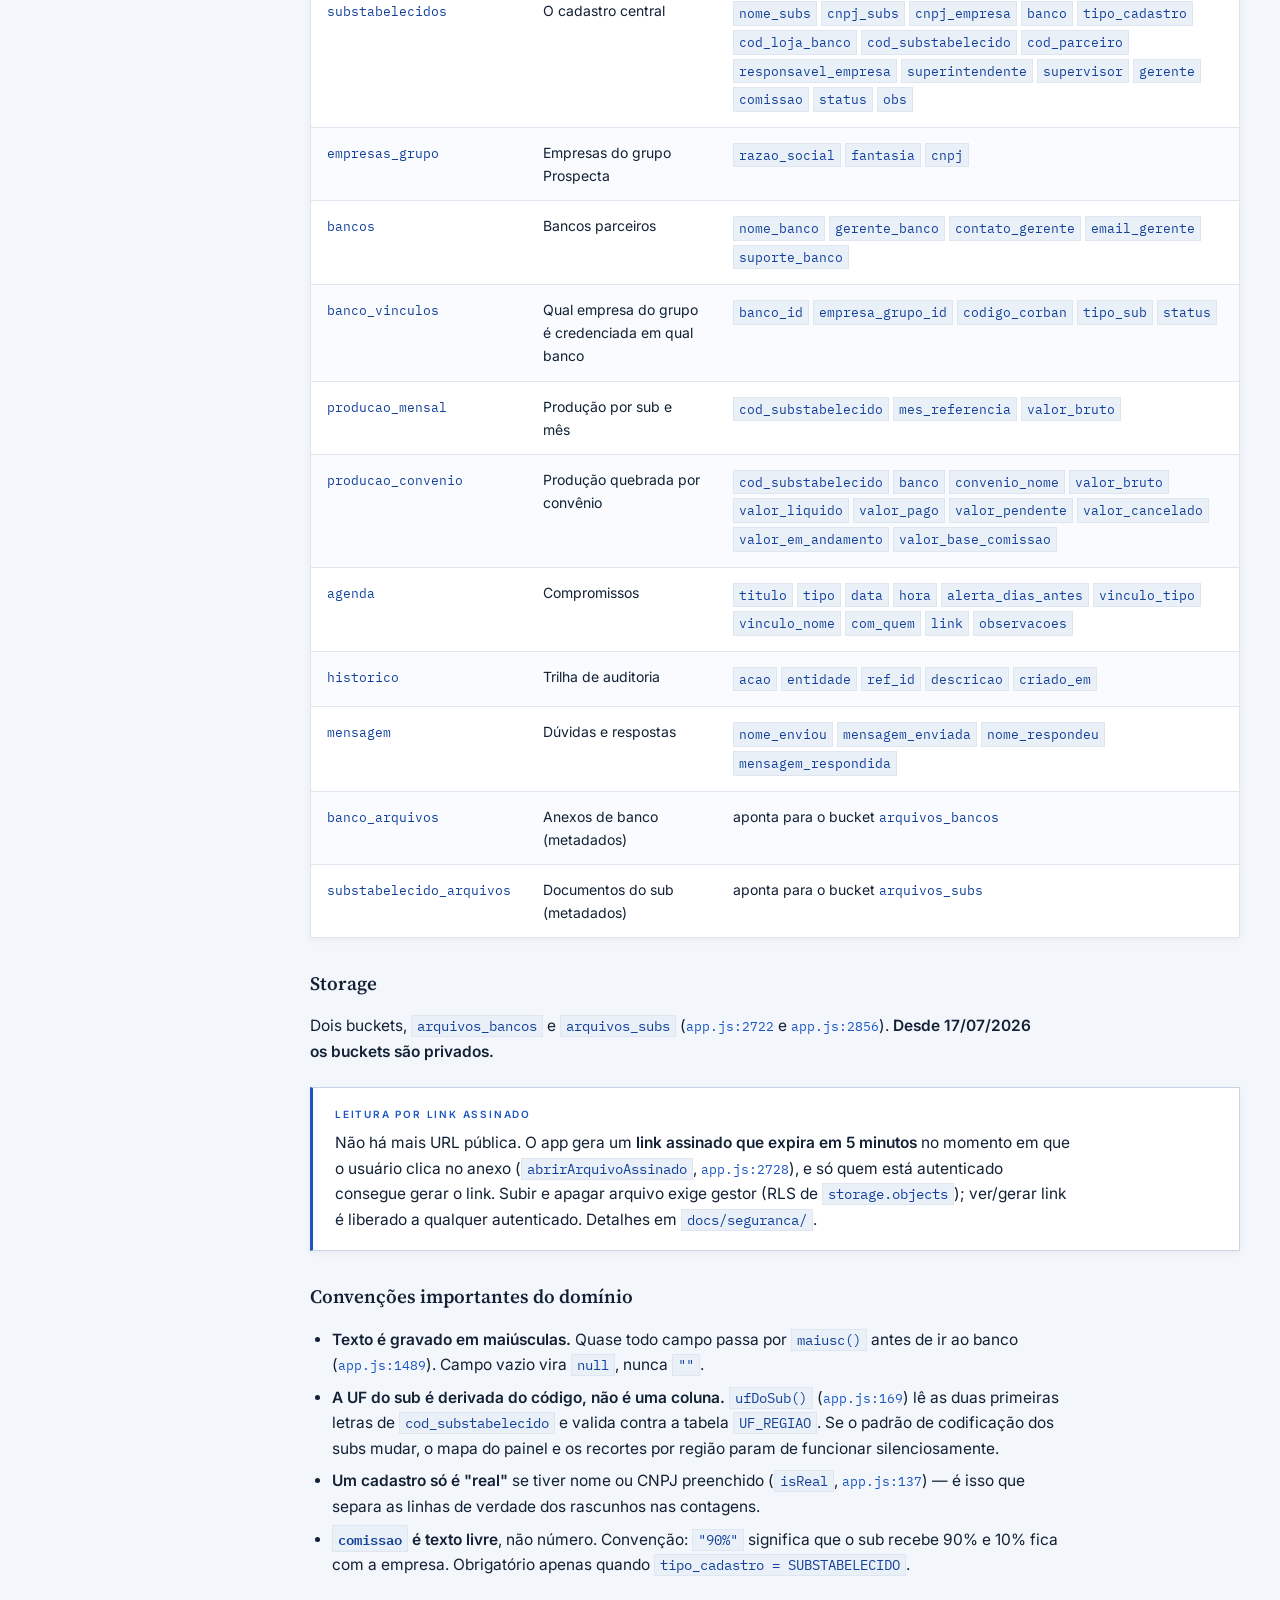
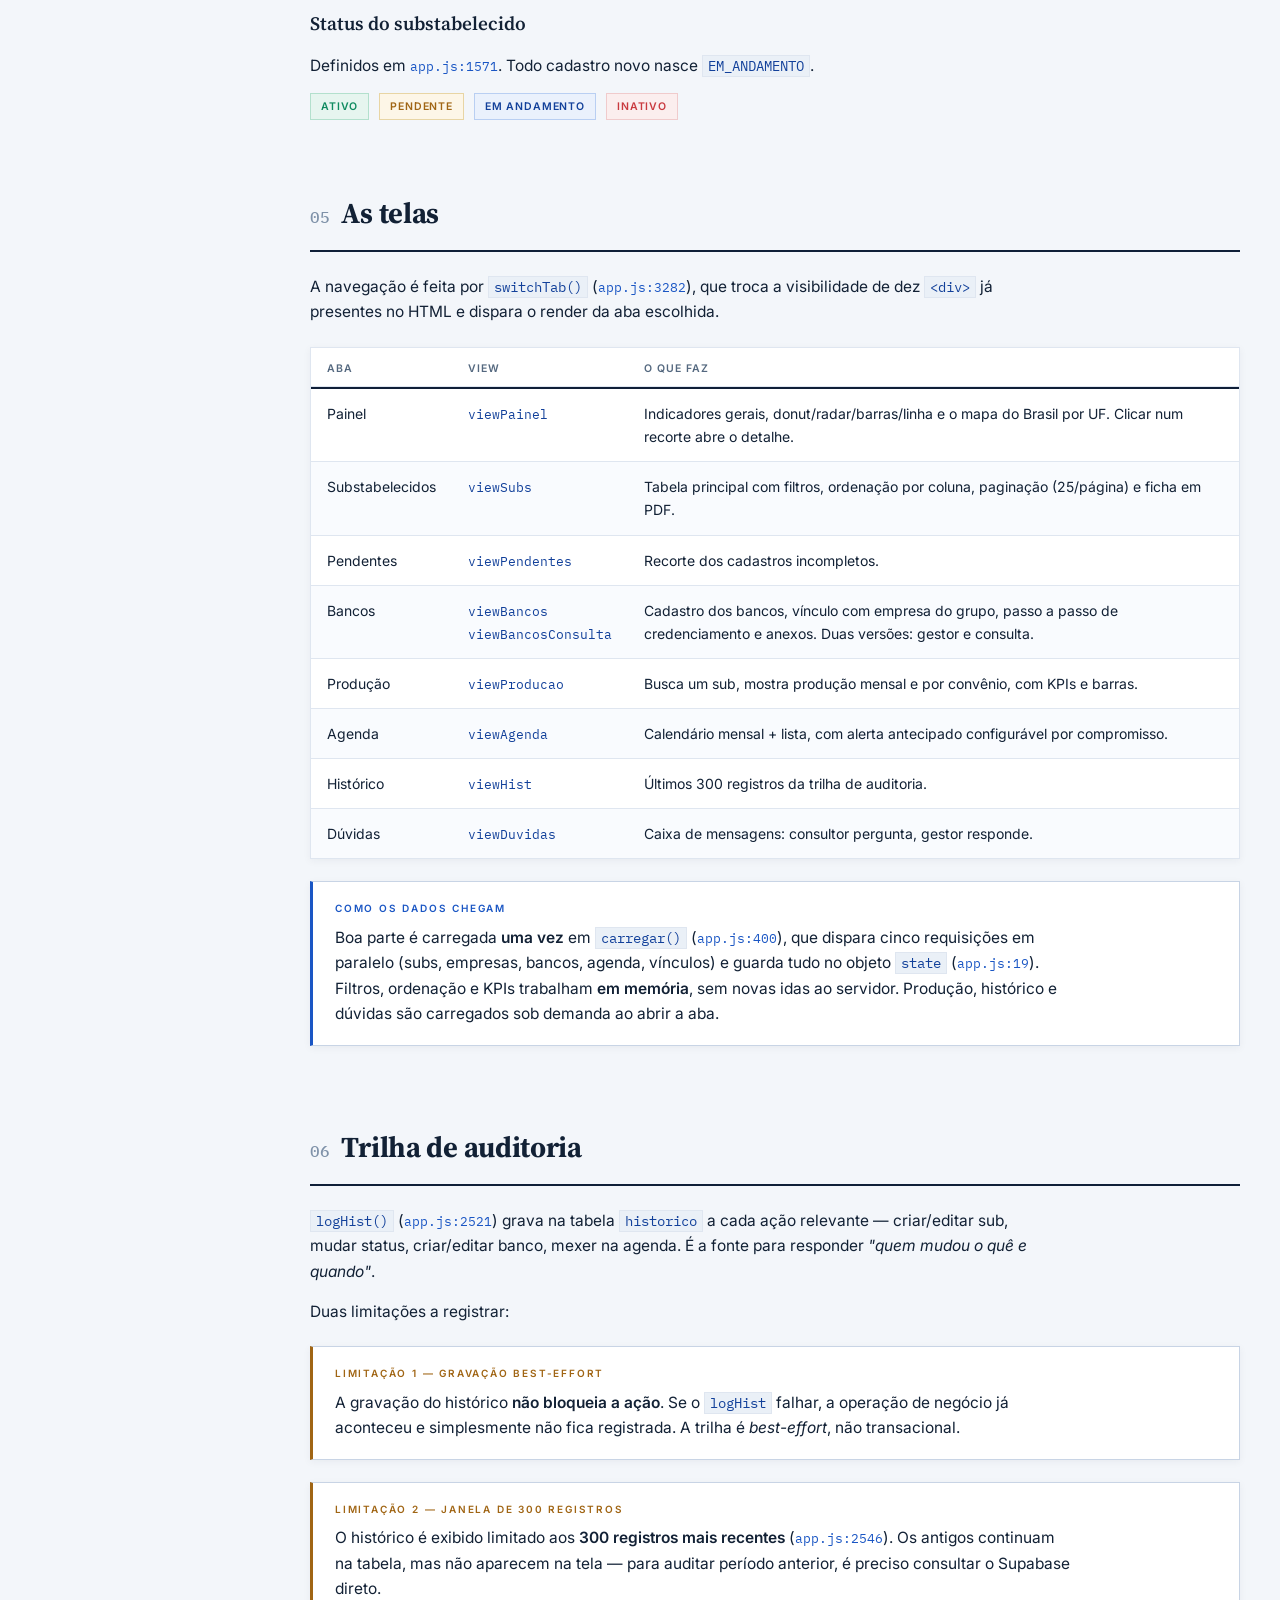
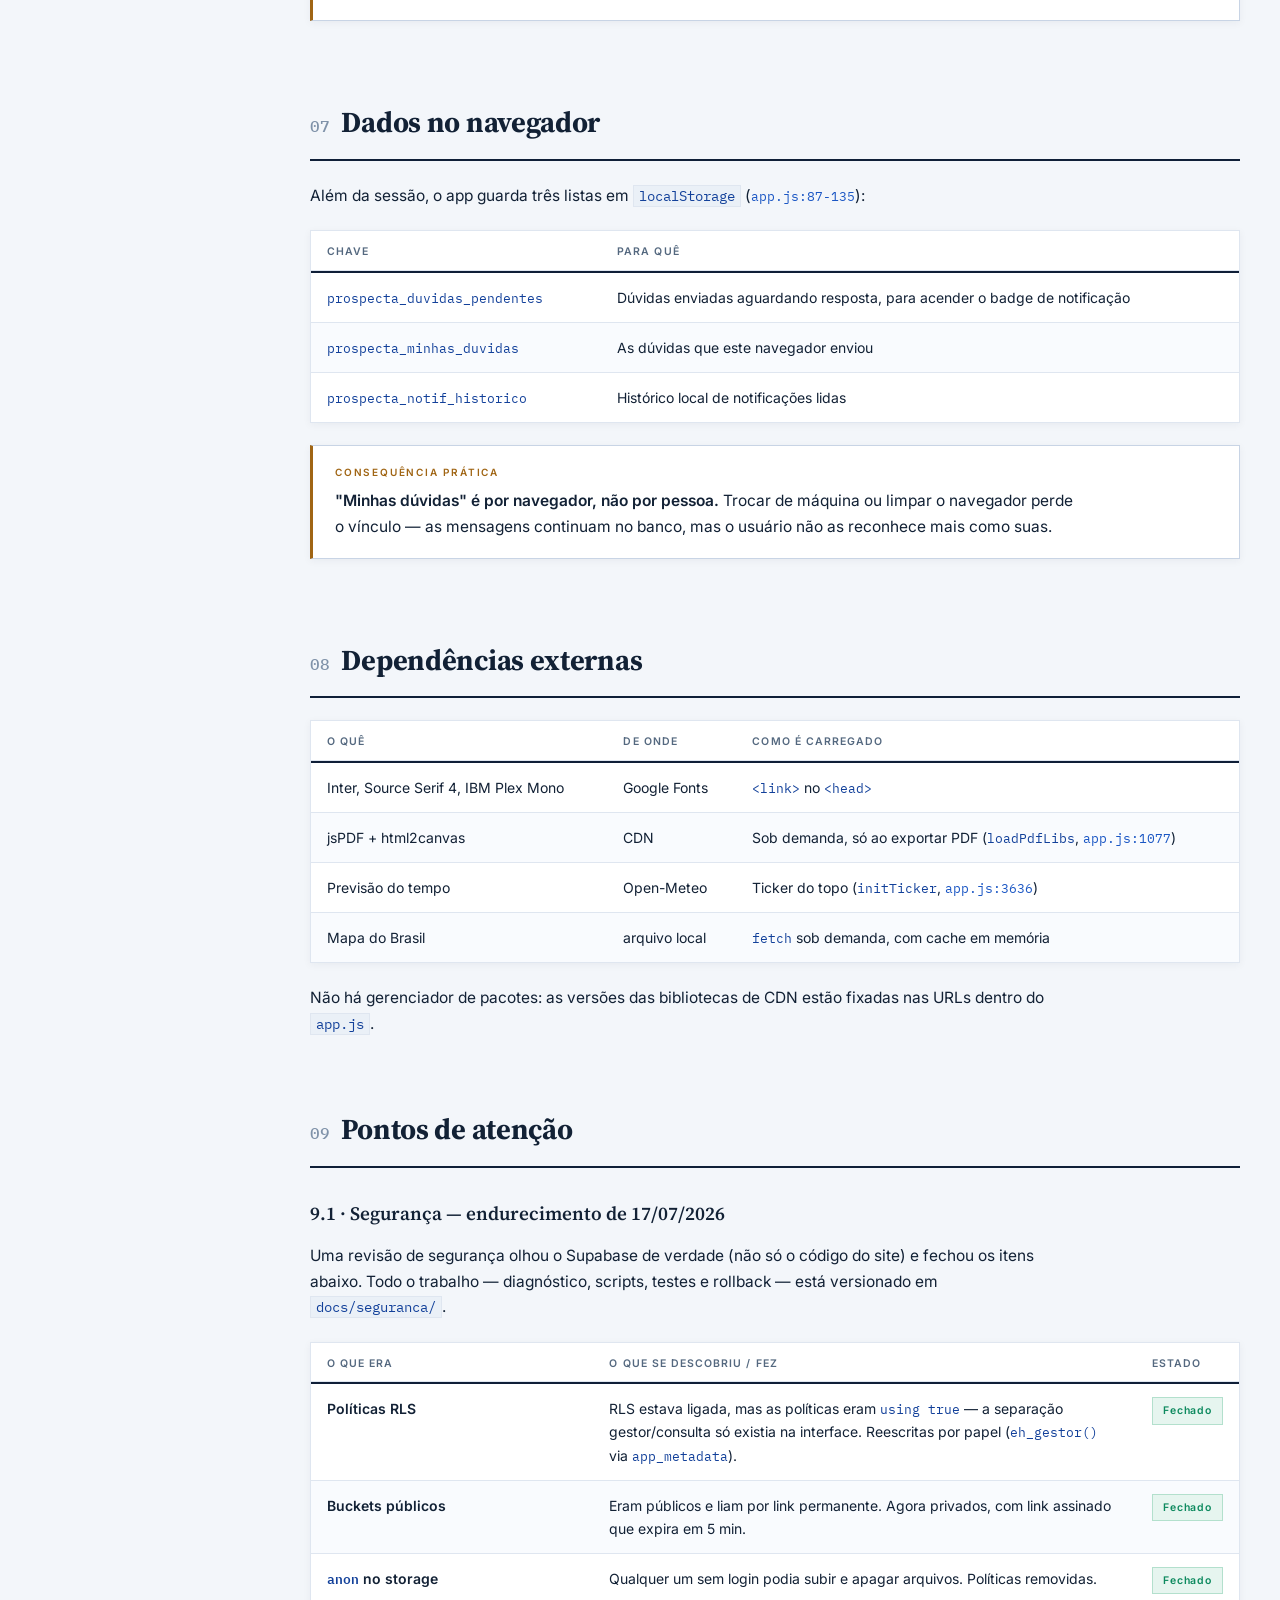
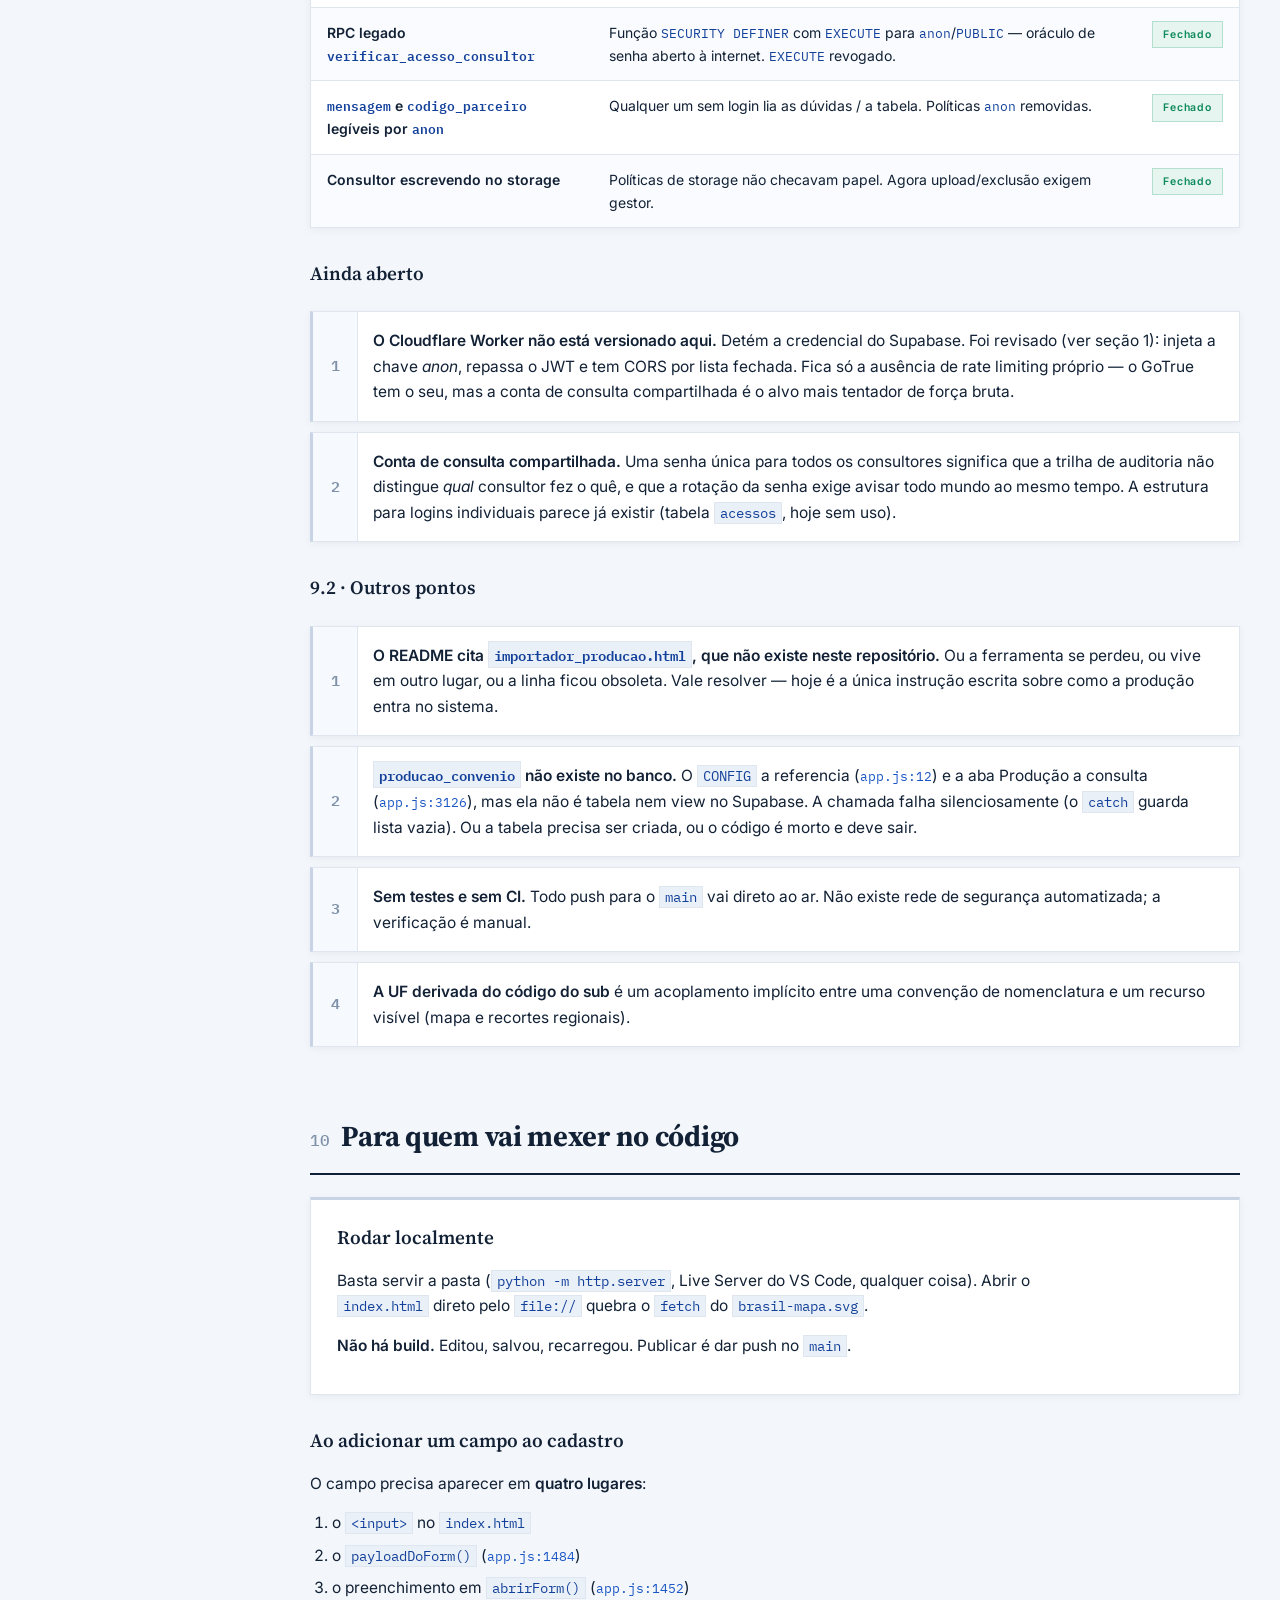
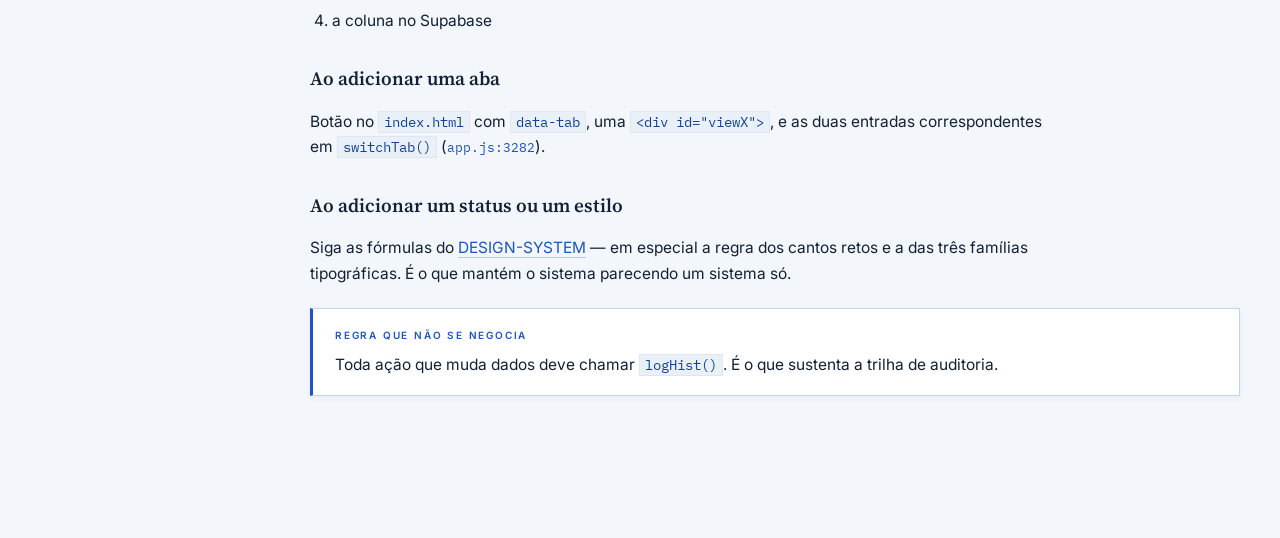
<file: docs/arquitetura.html>
<!doctype html>
<html lang="pt-BR">
<head>
<meta charset="utf-8">
<meta name="viewport" content="width=device-width,initial-scale=1">
<title>Mapa do Projeto — Gestão de Substabelecidos</title>
<link rel="preconnect" href="https://fonts.googleapis.com">
<link rel="preconnect" href="https://fonts.gstatic.com" crossorigin>
<link href="https://fonts.googleapis.com/css2?family=Inter:wght@400;500;600;700&family=Source+Serif+4:opsz,wght@8..60,600;8..60,700&family=IBM+Plex+Mono:wght@500;600&display=swap" rel="stylesheet">
<style>
:root{
  --bg:#f3f6fa; --bg2:#eaf0f7; --panel:#fff; --panel2:#f6f9fd;
  --line:#dfe6f0; --line2:#c8d4e5;
  --txt:#122135; --muted:#54687f; --dim:#7f92a9;
  --cyan:#1a56c4; --cyan-dim:#12409a;
  --ativo:#0e8a5f; --inativo:#c93a3f; --warn:#a06514;
  --side-bg:#0f1f38; --side-bg2:#182b4c; --side-line:#26395c;
  --side-txt:#e9eef8; --side-muted:#9aabc9; --side-dim:#6c7fa3;
  --shadow:0 12px 34px rgba(15,31,56,.10);
  --shadow-sm:0 2px 8px rgba(15,31,56,.05);
  --sans:'Inter',system-ui,sans-serif;
  --disp:'Source Serif 4',Georgia,serif;
  --mono:'IBM Plex Mono','Roboto Mono',monospace;
  --nav-w:270px;
}
*{box-sizing:border-box;border-radius:0!important;margin:0;padding:0}
html{scroll-behavior:smooth}
body{
  background:var(--bg); color:var(--txt); font-family:var(--sans);
  font-size:15.5px; line-height:1.65; -webkit-font-smoothing:antialiased;
}

/* ---------- navegação lateral ---------- */
.nav{
  position:fixed; top:0; left:0; bottom:0; width:var(--nav-w); z-index:50;
  background:var(--side-bg); border-right:1px solid var(--side-line);
  display:flex; flex-direction:column; overflow-y:auto;
}
.nav-head{padding:26px 24px 20px; border-bottom:1px solid var(--side-line)}
.nav-kicker{font-size:10px; font-weight:600; letter-spacing:.28em; text-transform:uppercase; color:#7fa9ee}
.nav-head h1{font-family:var(--disp); font-weight:700; font-size:21px; color:#fff; margin-top:9px; line-height:1.25}
.nav-head .sub{font-size:12.5px; color:var(--side-muted); margin-top:8px}
.nav ol{list-style:none; padding:14px 0 30px}
.nav a{
  display:flex; gap:11px; align-items:baseline; padding:9px 24px;
  color:var(--side-muted); text-decoration:none; font-size:13.5px; font-weight:500;
  border-left:3px solid transparent; transition:.15s;
}
.nav a:hover{color:#fff; background:var(--side-bg2)}
.nav a.active{color:#fff; background:var(--side-bg2); border-left-color:var(--cyan)}
.nav a .n{font-family:var(--mono); font-size:11.5px; color:var(--side-dim); min-width:14px}
.nav a.active .n,.nav a:hover .n{color:#7fa9ee}
.nav-foot{margin-top:auto; padding:18px 24px; border-top:1px solid var(--side-line); font-size:11.5px; color:var(--side-dim)}

/* ---------- área de leitura ---------- */
.wrap{margin-left:var(--nav-w); padding:0 40px 120px; max-width:1040px}
.hero{padding:64px 0 40px; border-bottom:1px solid var(--line)}
.hero .kicker{font-size:10px; font-weight:600; letter-spacing:.28em; text-transform:uppercase; color:var(--cyan)}
.hero h1{font-family:var(--disp); font-weight:700; font-size:46px; line-height:1.12; margin-top:14px}
.hero .lead{font-size:17.5px; color:var(--muted); margin-top:18px; max-width:70ch}
.hero .meta{display:flex; gap:10px; flex-wrap:wrap; margin-top:24px}

section{padding-top:56px}
h2{
  font-family:var(--disp); font-weight:700; font-size:29px; letter-spacing:-.01em;
  padding-bottom:12px; border-bottom:2px solid var(--side-bg); margin-bottom:22px;
  scroll-margin-top:24px;
}
h2 .n{font-family:var(--mono); font-size:16px; font-weight:500; color:var(--dim); margin-right:12px}
h3{font-family:var(--disp); font-weight:600; font-size:19px; margin:30px 0 12px}
p{margin:14px 0; max-width:74ch}
ul,ol.body{margin:14px 0 14px 22px; max-width:74ch}
li{margin:7px 0}
strong{font-weight:600}
a{color:var(--cyan); text-decoration:none; border-bottom:1px solid rgba(26,86,196,.28)}
a:hover{border-bottom-color:var(--cyan)}

code{font-family:var(--mono); font-size:.875em; background:var(--bg2); border:1px solid var(--line); padding:1px 5px; color:var(--cyan-dim)}
h2 code,h3 code{font-size:.8em}

/* referência de arquivo:linha */
.ref{font-family:var(--mono); font-size:12.5px; white-space:nowrap; border-bottom-color:transparent}
.ref:hover{border-bottom-color:var(--cyan)}

/* ---------- blocos ---------- */
.card{background:var(--panel); border:1px solid var(--line); border-top:3px solid var(--line2); box-shadow:var(--shadow-sm); padding:22px 26px; margin:22px 0}

.diagram{
  background:var(--side-bg); color:var(--side-txt); border-top:3px solid var(--cyan);
  font-family:var(--mono); font-size:12.5px; line-height:1.7; white-space:pre;
  padding:26px; margin:24px 0; overflow-x:auto; box-shadow:var(--shadow);
}
.diagram .hl{color:#7fa9ee}

.note{
  background:var(--panel); border:1px solid var(--line2); border-left:3px solid var(--warn);
  padding:18px 22px; margin:22px 0; box-shadow:var(--shadow-sm);
}
.note.crit{border-left-color:var(--inativo)}
.note.info{border-left-color:var(--cyan)}
.note .tag{
  display:block; font-size:10px; font-weight:600; letter-spacing:.18em; text-transform:uppercase;
  color:var(--warn); margin-bottom:8px;
}
.note.crit .tag{color:var(--inativo)}
.note.info .tag{color:var(--cyan)}
.note p{margin:8px 0}
.note p:first-of-type{margin-top:0}
.note p:last-child{margin-bottom:0}

/* ---------- tabelas ---------- */
.tablecard{background:var(--panel); border:1px solid var(--line); box-shadow:var(--shadow-sm); margin:22px 0; overflow-x:auto}
table{width:100%; border-collapse:collapse; font-size:14px}
thead th{
  background:#fff; color:var(--muted); font-size:10.5px; font-weight:600;
  text-transform:uppercase; letter-spacing:.1em; padding:12px 16px; text-align:left;
  box-shadow:inset 0 -2px var(--side-bg), inset 0 -3px var(--line);
  white-space:nowrap;
}
tbody td{padding:13px 16px; border-bottom:1px solid var(--line); vertical-align:top}
tbody tr:last-child td{border-bottom:none}
tbody tr:nth-child(even){background:#f9fbfe}
tbody tr:hover{background:#eef4fc}
td code{background:transparent; border:none; padding:0; font-size:12.5px}
td.num{font-family:var(--mono); font-variant-numeric:tabular-nums; color:var(--muted); white-space:nowrap}
.t-fields code{display:inline-block; margin:2px 4px 2px 0; background:var(--bg2); border:1px solid var(--line); padding:1px 5px}

/* ---------- badges ---------- */
.badge{display:inline-block; padding:4px 10px; font-size:10.5px; font-weight:600; letter-spacing:.08em; border:1px solid; white-space:nowrap}
.badge.ativo{color:var(--ativo); background:#e6f5ef; border-color:#b3e0cd}
.badge.inativo{color:var(--inativo); background:#fbeeee; border-color:#f0cbcc}
.badge.pendente{color:var(--warn); background:#fdf6e7; border-color:#e8d5a4}
.badge.andamento{color:var(--cyan-dim); background:#eaf1fc; border-color:#b9cff2}
.badge.neutro{color:var(--muted); background:var(--panel2); border-color:var(--line2)}

/* ---------- lista de riscos ---------- */
.risks{list-style:none; margin:22px 0 0; counter-reset:r}
.risks li{
  counter-increment:r; position:relative; background:var(--panel);
  border:1px solid var(--line); border-left:3px solid var(--line2);
  padding:16px 20px 16px 60px; margin:10px 0; box-shadow:var(--shadow-sm); transition:.18s;
  max-width:none;
}
.risks li:hover{transform:translateY(-1px); border-left-color:var(--cyan); box-shadow:0 8px 22px rgba(15,31,56,.08)}
.risks li::before{
  content:counter(r); position:absolute; left:0; top:0; bottom:0; width:44px;
  display:flex; align-items:center; justify-content:center;
  font-family:var(--mono); font-size:15px; font-weight:600; color:var(--dim);
  background:var(--panel2); border-right:1px solid var(--line);
}
.risks li.top{border-left-color:var(--inativo)}
.risks li.top::before{color:var(--inativo)}
.risks b{font-weight:600}

.kpis{display:grid; grid-template-columns:repeat(auto-fit,minmax(150px,1fr)); gap:14px; margin:24px 0}
.kpi{background:var(--panel); border:1px solid var(--line); border-top:3px solid var(--line2); padding:16px 18px; box-shadow:var(--shadow-sm); transition:.18s}
.kpi:hover{transform:translateY(-2px); border-top-color:var(--cyan); box-shadow:0 10px 26px rgba(15,31,56,.09)}
.kpi .k-label{font-size:10px; text-transform:uppercase; letter-spacing:.12em; color:var(--dim); font-weight:600}
.kpi .k-val{font-family:var(--disp); font-weight:700; font-size:30px; margin-top:6px; font-variant-numeric:tabular-nums}
.kpi .k-sub{font-size:12.5px; color:var(--muted); margin-top:4px}

@media (max-width:1000px){
  :root{--nav-w:0px}
  .nav{position:static; width:auto; flex-direction:column}
  .nav ol{display:flex; flex-wrap:wrap; padding:10px 14px 16px}
  .nav a{padding:7px 12px; border-left:none; border-bottom:2px solid transparent}
  .nav a.active{border-left:none; border-bottom-color:var(--cyan)}
  .nav-foot{display:none}
  .wrap{margin-left:0; padding:0 22px 80px}
  .hero{padding:38px 0 30px}
  .hero h1{font-size:33px}
}
</style>
</head>
<body>

<nav class="nav">
  <div class="nav-head">
    <span class="nav-kicker">Prospecta</span>
    <h1>Mapa do Projeto</h1>
    <div class="sub">Gestão de Substabelecidos</div>
  </div>
  <ol id="toc">
    <li><a href="#s1"><span class="n">1</span> Visão geral</a></li>
    <li><a href="#s2"><span class="n">2</span> Arquivos</a></li>
    <li><a href="#s3"><span class="n">3</span> Modos de acesso</a></li>
    <li><a href="#s4"><span class="n">4</span> Modelo de dados</a></li>
    <li><a href="#s5"><span class="n">5</span> As telas</a></li>
    <li><a href="#s6"><span class="n">6</span> Trilha de auditoria</a></li>
    <li><a href="#s7"><span class="n">7</span> Dados no navegador</a></li>
    <li><a href="#s8"><span class="n">8</span> Dependências externas</a></li>
    <li><a href="#s9"><span class="n">9</span> Pontos de atenção</a></li>
    <li><a href="#s10"><span class="n">10</span> Para quem vai mexer</a></li>
  </ol>
  <div class="nav-foot">Documento interno · uso restrito</div>
</nav>

<main class="wrap">

<header class="hero">
  <span class="kicker">Documentação técnica</span>
  <h1>Mapa do Projeto<br>Gestão de Substabelecidos</h1>
  <p class="lead">O que existe, como as peças conversam, onde cada coisa mora e quais pontos merecem atenção. Escrito para quem vai <strong>manter</strong>, <strong>auditar</strong> ou <strong>assumir</strong> o projeto.</p>
  <div class="meta">
    <span class="badge neutro">Site estático</span>
    <span class="badge neutro">Supabase</span>
    <span class="badge neutro">Cloudflare Worker</span>
    <span class="badge neutro">Sem build</span>
  </div>
</header>

<!-- 1 -->
<section id="s1">
  <h2><span class="n">01</span>Visão geral</h2>
  <p>O sistema controla os <strong>substabelecidos</strong> da Prospecta — parceiros comerciais cadastrados em nome da empresa nos bancos — e tudo que orbita esse cadastro: os bancos parceiros, a produção mensal, a agenda de compromissos, os documentos anexados e um canal de dúvidas entre consultores e gestores.</p>
  <p>É um <strong>site estático</strong> (HTML + CSS + JavaScript puro, sem framework e sem etapa de build) que fala direto com o <strong>Supabase</strong> (PostgreSQL + autenticação + storage) através de um <strong>proxy Cloudflare Worker</strong>.</p>

<div class="diagram">Navegador (GitHub Pages)                Cloudflare Worker                Supabase
┌──────────────────────┐               ┌──────────────────┐            ┌──────────────────┐
│ index.html           │               │ prospecta-proxy  │            │ PostgREST  /rest │
│ styles.css           │  fetch  ───▶  │ .cayonauta       │  ────────▶ │ GoTrue     /auth │
│ app.js               │               │ .workers.dev     │            │ Storage /storage │
│ brasil-mapa.svg      │               │                  │            │                  │
└──────────────────────┘               │ <span class="hl">injeta a apikey</span>  │            │ <span class="hl">RLS por token</span>    │
                                       └──────────────────┘            └──────────────────┘</div>

  <p>O papel do Worker é <strong>guardar a chave do Supabase</strong>. No código do site <strong>não existe mais</strong> uma <code>SUPABASE_KEY</code> — ela foi removida do <code>CONFIG</code> (<a class="ref" href="app.js#L1">app.js:1-16</a>); quem preenche o header <code>apikey</code> real é o Worker. Por isso <code>SUPABASE_URL</code> aponta para o domínio do Worker, e não para o Supabase. O site envia apenas o <code>Authorization: Bearer &lt;JWT do usuário&gt;</code> (<a class="ref" href="app.js#L55">app.js:55</a>), e é esse JWT que a RLS avalia.</p>

  <div class="note info">
    <span class="tag">Worker revisado — 17/07/2026</span>
    <p>O código do Worker foi revisado (embora não esteja versionado neste repositório). Confirmado: injeta a chave <strong>anon</strong> (nunca a <code>service_role</code>, o que preservaria a RLS), repassa o JWT do usuário intacto, aplica <strong>CORS</strong> por lista fechada de origens e libera só os caminhos <code>/rest/v1</code>, <code>/auth/v1</code> e <code>/storage/v1</code>. Pendências menores: não há rate limiting próprio (o GoTrue tem o seu).</p>
  </div>
</section>

<!-- 2 -->
<section id="s2">
  <h2><span class="n">02</span>Arquivos</h2>
  <div class="tablecard">
    <table>
      <thead><tr><th>Arquivo</th><th>Linhas</th><th>Papel</th></tr></thead>
      <tbody>
        <tr><td><a class="ref" href="index.html">index.html</a></td><td class="num">~783</td><td>Estrutura de todas as telas e modais. Tudo já existe no DOM; a navegação só troca <code>display</code>.</td></tr>
        <tr><td><a class="ref" href="app.js">app.js</a></td><td class="num">~3.710</td><td>Toda a lógica: auth, chamadas REST, renderização, validação, PDFs, gráficos.</td></tr>
        <tr><td><a class="ref" href="styles.css">styles.css</a></td><td class="num">~743</td><td>Visual completo. Sem pré-processador.</td></tr>
        <tr><td><a class="ref" href="brasil-mapa.svg">brasil-mapa.svg</a></td><td class="num">—</td><td>Mapa do Brasil por UF, carregado sob demanda e colorido pelo painel.</td></tr>
        <tr><td><a class="ref" href="DESIGN-SYSTEM.md">DESIGN-SYSTEM.md</a></td><td class="num">—</td><td>Tokens e componentes visuais, para reuso em outros projetos.</td></tr>
      </tbody>
    </table>
  </div>
  <p><strong>Não há <code>package.json</code>, build, testes automatizados nem workflow de CI.</strong> O deploy é o próprio push para o GitHub Pages: o que está no <code>main</code> é o que está no ar.</p>

  <h3>Nota sobre o estilo do <code>app.js</code></h3>
  <p>O arquivo tem marcas claras de ter passado por um <strong>minificador e depois um beautifier</strong>: <code>new Date</code> sem parênteses, <code>1e3</code>/<code>6e4</code> no lugar de <code>1000</code>/<code>60000</code>, ausência quase total de comentários. Ele é legível e editável, mas não é "código escrito à mão" no formato atual. Quem for auditar deve saber disso antes de julgar o estilo; quem for editar deve saber que não existe um fonte "original" mais bonito em outro lugar — <strong>este é o fonte</strong>.</p>
</section>

<!-- 3 -->
<section id="s3">
  <h2><span class="n">03</span>Modos de acesso</h2>
  <p>São dois modos, com dois logins reais no Supabase e dois slots de sessão independentes (<a class="ref" href="app.js#L245">app.js:245</a>):</p>
  <div class="tablecard">
    <table>
      <thead><tr><th>Modo</th><th>Como entra</th><th>O que vê</th></tr></thead>
      <tbody>
        <tr>
          <td><span class="badge andamento">Consulta</span></td>
          <td>Senha única na conta compartilhada <code>consultor@prospecta.local</code><br><a class="ref" href="app.js#L3254">app.js:3254</a></td>
          <td>Navegação lateral reduzida, sem botões de criar/editar, sem KPIs de gestão. Pode enviar dúvidas.</td>
        </tr>
        <tr>
          <td><span class="badge ativo">Gestor</span></td>
          <td>Login + senha individuais (<code>login</code> vira <code>login@prospecta.local</code>)<br><a class="ref" href="app.js#L250">app.js:250</a></td>
          <td>Todas as abas, criação/edição/exclusão, painel, histórico, respostas às dúvidas.</td>
        </tr>
      </tbody>
    </table>
  </div>
  <p>Login é <code>password grant</code> no GoTrue; a sessão vai para <code>sessionStorage</code> e é renovada por um timer agendado um minuto antes de expirar (<a class="ref" href="app.js#L335">app.js:335</a>). Fechar o navegador encerra a sessão.</p>

  <div class="note info">
    <span class="tag">Ponto central — RLS revisada em 17/07/2026</span>
    <p><code>entrarGestor()</code> e <code>sairGestor()</code> (<a class="ref" href="app.js#L1910">app.js:1910</a>) apenas <strong>mostram e escondem elementos da interface</strong>. Não existe — nem poderia existir de forma confiável — controle de permissão no cliente. Quem impede um consultor de gravar dados é a <strong>RLS (Row Level Security) do Supabase</strong>, avaliando o JWT de cada requisição (as mensagens "RLS bloqueou a exclusão" em <a class="ref" href="app.js#L2846">app.js:2846</a> e <a class="ref" href="app.js#L2971">app.js:2971</a> tratam justamente esse caso).</p>
    <p>As políticas RLS foram revisadas tabela por tabela e reescritas para separar gestor de consulta de verdade. A distinção usa o papel gravado em <code>app_metadata</code> de cada usuário (<code>role = gestor</code> ou <code>consulta</code>), lido pela função <code>public.eh_gestor()</code>. Escrita exige gestor; leitura é liberada a qualquer autenticado; <code>historico</code> é append-only. Scripts, testes e rollback em <code>docs/seguranca/</code>. Antes disso, as políticas existiam mas eram permissivas (<code>using true</code>) — a separação era só visual.</p>
  </div>
</section>

<!-- 4 -->
<section id="s4">
  <h2><span class="n">04</span>Modelo de dados</h2>
  <p>Todas as tabelas são acessadas via PostgREST. Os nomes estão centralizados no <code>CONFIG</code> em <a class="ref" href="app.js#L1">app.js:1-17</a>.</p>
  <div class="tablecard">
    <table>
      <thead><tr><th>Tabela</th><th>Guarda</th><th>Campos principais</th></tr></thead>
      <tbody>
        <tr><td><code>substabelecidos</code></td><td>O cadastro central</td><td class="t-fields"><code>nome_subs</code><code>cnpj_subs</code><code>cnpj_empresa</code><code>banco</code><code>tipo_cadastro</code><code>cod_loja_banco</code><code>cod_substabelecido</code><code>cod_parceiro</code><code>responsavel_empresa</code><code>superintendente</code><code>supervisor</code><code>gerente</code><code>comissao</code><code>status</code><code>obs</code></td></tr>
        <tr><td><code>empresas_grupo</code></td><td>Empresas do grupo Prospecta</td><td class="t-fields"><code>razao_social</code><code>fantasia</code><code>cnpj</code></td></tr>
        <tr><td><code>bancos</code></td><td>Bancos parceiros</td><td class="t-fields"><code>nome_banco</code><code>gerente_banco</code><code>contato_gerente</code><code>email_gerente</code><code>suporte_banco</code></td></tr>
        <tr><td><code>banco_vinculos</code></td><td>Qual empresa do grupo é credenciada em qual banco</td><td class="t-fields"><code>banco_id</code><code>empresa_grupo_id</code><code>codigo_corban</code><code>tipo_sub</code><code>status</code></td></tr>
        <tr><td><code>producao_mensal</code></td><td>Produção por sub e mês</td><td class="t-fields"><code>cod_substabelecido</code><code>mes_referencia</code><code>valor_bruto</code></td></tr>
        <tr><td><code>producao_convenio</code></td><td>Produção quebrada por convênio</td><td class="t-fields"><code>cod_substabelecido</code><code>banco</code><code>convenio_nome</code><code>valor_bruto</code><code>valor_liquido</code><code>valor_pago</code><code>valor_pendente</code><code>valor_cancelado</code><code>valor_em_andamento</code><code>valor_base_comissao</code></td></tr>
        <tr><td><code>agenda</code></td><td>Compromissos</td><td class="t-fields"><code>titulo</code><code>tipo</code><code>data</code><code>hora</code><code>alerta_dias_antes</code><code>vinculo_tipo</code><code>vinculo_nome</code><code>com_quem</code><code>link</code><code>observacoes</code></td></tr>
        <tr><td><code>historico</code></td><td>Trilha de auditoria</td><td class="t-fields"><code>acao</code><code>entidade</code><code>ref_id</code><code>descricao</code><code>criado_em</code></td></tr>
        <tr><td><code>mensagem</code></td><td>Dúvidas e respostas</td><td class="t-fields"><code>nome_enviou</code><code>mensagem_enviada</code><code>nome_respondeu</code><code>mensagem_respondida</code></td></tr>
        <tr><td><code>banco_arquivos</code></td><td>Anexos de banco (metadados)</td><td>aponta para o bucket <code>arquivos_bancos</code></td></tr>
        <tr><td><code>substabelecido_arquivos</code></td><td>Documentos do sub (metadados)</td><td>aponta para o bucket <code>arquivos_subs</code></td></tr>
      </tbody>
    </table>
  </div>

  <h3>Storage</h3>
  <p>Dois buckets, <code>arquivos_bancos</code> e <code>arquivos_subs</code> (<a class="ref" href="app.js#L2722">app.js:2722</a> e <a class="ref" href="app.js#L2856">app.js:2856</a>). <strong>Desde 17/07/2026 os buckets são privados.</strong></p>
  <div class="note info">
    <span class="tag">Leitura por link assinado</span>
    <p>Não há mais URL pública. O app gera um <strong>link assinado que expira em 5 minutos</strong> no momento em que o usuário clica no anexo (<code>abrirArquivoAssinado</code>, <a class="ref" href="app.js#L2728">app.js:2728</a>), e só quem está autenticado consegue gerar o link. Subir e apagar arquivo exige gestor (RLS de <code>storage.objects</code>); ver/gerar link é liberado a qualquer autenticado. Detalhes em <code>docs/seguranca/</code>.</p>
  </div>

  <h3>Convenções importantes do domínio</h3>
  <ul>
    <li><strong>Texto é gravado em maiúsculas.</strong> Quase todo campo passa por <code>maiusc()</code> antes de ir ao banco (<a class="ref" href="app.js#L1489">app.js:1489</a>). Campo vazio vira <code>null</code>, nunca <code>""</code>.</li>
    <li><strong>A UF do sub é derivada do código, não é uma coluna.</strong> <code>ufDoSub()</code> (<a class="ref" href="app.js#L169">app.js:169</a>) lê as duas primeiras letras de <code>cod_substabelecido</code> e valida contra a tabela <code>UF_REGIAO</code>. Se o padrão de codificação dos subs mudar, o mapa do painel e os recortes por região param de funcionar silenciosamente.</li>
    <li><strong>Um cadastro só é "real"</strong> se tiver nome ou CNPJ preenchido (<code>isReal</code>, <a class="ref" href="app.js#L137">app.js:137</a>) — é isso que separa as linhas de verdade dos rascunhos nas contagens.</li>
    <li><strong><code>comissao</code> é texto livre</strong>, não número. Convenção: <code>"90%"</code> significa que o sub recebe 90% e 10% fica com a empresa. Obrigatório apenas quando <code>tipo_cadastro = SUBSTABELECIDO</code>.</li>
  </ul>

  <h3>Status do substabelecido</h3>
  <p>Definidos em <a class="ref" href="app.js#L1571">app.js:1571</a>. Todo cadastro novo nasce <code>EM_ANDAMENTO</code>.</p>
  <p style="display:flex; gap:10px; flex-wrap:wrap">
    <span class="badge ativo">ATIVO</span>
    <span class="badge pendente">PENDENTE</span>
    <span class="badge andamento">EM ANDAMENTO</span>
    <span class="badge inativo">INATIVO</span>
  </p>
</section>

<!-- 5 -->
<section id="s5">
  <h2><span class="n">05</span>As telas</h2>
  <p>A navegação é feita por <code>switchTab()</code> (<a class="ref" href="app.js#L3282">app.js:3282</a>), que troca a visibilidade de dez <code>&lt;div&gt;</code> já presentes no HTML e dispara o render da aba escolhida.</p>
  <div class="tablecard">
    <table>
      <thead><tr><th>Aba</th><th>View</th><th>O que faz</th></tr></thead>
      <tbody>
        <tr><td>Painel</td><td><code>viewPainel</code></td><td>Indicadores gerais, donut/radar/barras/linha e o mapa do Brasil por UF. Clicar num recorte abre o detalhe.</td></tr>
        <tr><td>Substabelecidos</td><td><code>viewSubs</code></td><td>Tabela principal com filtros, ordenação por coluna, paginação (25/página) e ficha em PDF.</td></tr>
        <tr><td>Pendentes</td><td><code>viewPendentes</code></td><td>Recorte dos cadastros incompletos.</td></tr>
        <tr><td>Bancos</td><td><code>viewBancos</code><br><code>viewBancosConsulta</code></td><td>Cadastro dos bancos, vínculo com empresa do grupo, passo a passo de credenciamento e anexos. Duas versões: gestor e consulta.</td></tr>
        <tr><td>Produção</td><td><code>viewProducao</code></td><td>Busca um sub, mostra produção mensal e por convênio, com KPIs e barras.</td></tr>
        <tr><td>Agenda</td><td><code>viewAgenda</code></td><td>Calendário mensal + lista, com alerta antecipado configurável por compromisso.</td></tr>
        <tr><td>Histórico</td><td><code>viewHist</code></td><td>Últimos 300 registros da trilha de auditoria.</td></tr>
        <tr><td>Dúvidas</td><td><code>viewDuvidas</code></td><td>Caixa de mensagens: consultor pergunta, gestor responde.</td></tr>
      </tbody>
    </table>
  </div>
  <div class="note info">
    <span class="tag">Como os dados chegam</span>
    <p>Boa parte é carregada <strong>uma vez</strong> em <code>carregar()</code> (<a class="ref" href="app.js#L400">app.js:400</a>), que dispara cinco requisições em paralelo (subs, empresas, bancos, agenda, vínculos) e guarda tudo no objeto <code>state</code> (<a class="ref" href="app.js#L19">app.js:19</a>). Filtros, ordenação e KPIs trabalham <strong>em memória</strong>, sem novas idas ao servidor. Produção, histórico e dúvidas são carregados sob demanda ao abrir a aba.</p>
  </div>
</section>

<!-- 6 -->
<section id="s6">
  <h2><span class="n">06</span>Trilha de auditoria</h2>
  <p><code>logHist()</code> (<a class="ref" href="app.js#L2521">app.js:2521</a>) grava na tabela <code>historico</code> a cada ação relevante — criar/editar sub, mudar status, criar/editar banco, mexer na agenda. É a fonte para responder <em>"quem mudou o quê e quando"</em>.</p>
  <p>Duas limitações a registrar:</p>
  <div class="note">
    <span class="tag">Limitação 1 — gravação best-effort</span>
    <p>A gravação do histórico <strong>não bloqueia a ação</strong>. Se o <code>logHist</code> falhar, a operação de negócio já aconteceu e simplesmente não fica registrada. A trilha é <em>best-effort</em>, não transacional.</p>
  </div>
  <div class="note">
    <span class="tag">Limitação 2 — janela de 300 registros</span>
    <p>O histórico é exibido limitado aos <strong>300 registros mais recentes</strong> (<a class="ref" href="app.js#L2546">app.js:2546</a>). Os antigos continuam na tabela, mas não aparecem na tela — para auditar período anterior, é preciso consultar o Supabase direto.</p>
  </div>
</section>

<!-- 7 -->
<section id="s7">
  <h2><span class="n">07</span>Dados no navegador</h2>
  <p>Além da sessão, o app guarda três listas em <code>localStorage</code> (<a class="ref" href="app.js#L87">app.js:87-135</a>):</p>
  <div class="tablecard">
    <table>
      <thead><tr><th>Chave</th><th>Para quê</th></tr></thead>
      <tbody>
        <tr><td><code>prospecta_duvidas_pendentes</code></td><td>Dúvidas enviadas aguardando resposta, para acender o badge de notificação</td></tr>
        <tr><td><code>prospecta_minhas_duvidas</code></td><td>As dúvidas que este navegador enviou</td></tr>
        <tr><td><code>prospecta_notif_historico</code></td><td>Histórico local de notificações lidas</td></tr>
      </tbody>
    </table>
  </div>
  <div class="note">
    <span class="tag">Consequência prática</span>
    <p><strong>"Minhas dúvidas" é por navegador, não por pessoa.</strong> Trocar de máquina ou limpar o navegador perde o vínculo — as mensagens continuam no banco, mas o usuário não as reconhece mais como suas.</p>
  </div>
</section>

<!-- 8 -->
<section id="s8">
  <h2><span class="n">08</span>Dependências externas</h2>
  <div class="tablecard">
    <table>
      <thead><tr><th>O quê</th><th>De onde</th><th>Como é carregado</th></tr></thead>
      <tbody>
        <tr><td>Inter, Source Serif 4, IBM Plex Mono</td><td>Google Fonts</td><td><code>&lt;link&gt;</code> no <code>&lt;head&gt;</code></td></tr>
        <tr><td>jsPDF + html2canvas</td><td>CDN</td><td>Sob demanda, só ao exportar PDF (<code>loadPdfLibs</code>, <a class="ref" href="app.js#L1077">app.js:1077</a>)</td></tr>
        <tr><td>Previsão do tempo</td><td>Open-Meteo</td><td>Ticker do topo (<code>initTicker</code>, <a class="ref" href="app.js#L3636">app.js:3636</a>)</td></tr>
        <tr><td>Mapa do Brasil</td><td>arquivo local</td><td><code>fetch</code> sob demanda, com cache em memória</td></tr>
      </tbody>
    </table>
  </div>
  <p>Não há gerenciador de pacotes: as versões das bibliotecas de CDN estão fixadas nas URLs dentro do <code>app.js</code>.</p>
</section>

<!-- 9 -->
<section id="s9">
  <h2><span class="n">09</span>Pontos de atenção</h2>

  <h3>9.1 · Segurança — endurecimento de 17/07/2026</h3>
  <p>Uma revisão de segurança olhou o Supabase de verdade (não só o código do site) e fechou os itens abaixo. Todo o trabalho — diagnóstico, scripts, testes e rollback — está versionado em <code>docs/seguranca/</code>.</p>
  <div class="tablecard">
    <table>
      <thead><tr><th>O que era</th><th>O que se descobriu / fez</th><th>Estado</th></tr></thead>
      <tbody>
        <tr><td><strong>Políticas RLS</strong></td><td>RLS estava ligada, mas as políticas eram <code>using true</code> — a separação gestor/consulta só existia na interface. Reescritas por papel (<code>eh_gestor()</code> via <code>app_metadata</code>).</td><td><span class="badge ativo">Fechado</span></td></tr>
        <tr><td><strong>Buckets públicos</strong></td><td>Eram públicos e liam por link permanente. Agora privados, com link assinado que expira em 5 min.</td><td><span class="badge ativo">Fechado</span></td></tr>
        <tr><td><strong><code>anon</code> no storage</strong></td><td>Qualquer um sem login podia subir e apagar arquivos. Políticas removidas.</td><td><span class="badge ativo">Fechado</span></td></tr>
        <tr><td><strong>RPC legado <code>verificar_acesso_consultor</code></strong></td><td>Função <code>SECURITY DEFINER</code> com <code>EXECUTE</code> para <code>anon</code>/<code>PUBLIC</code> — oráculo de senha aberto à internet. <code>EXECUTE</code> revogado.</td><td><span class="badge ativo">Fechado</span></td></tr>
        <tr><td><strong><code>mensagem</code> e <code>codigo_parceiro</code> legíveis por <code>anon</code></strong></td><td>Qualquer um sem login lia as dúvidas / a tabela. Políticas <code>anon</code> removidas.</td><td><span class="badge ativo">Fechado</span></td></tr>
        <tr><td><strong>Consultor escrevendo no storage</strong></td><td>Políticas de storage não checavam papel. Agora upload/exclusão exigem gestor.</td><td><span class="badge ativo">Fechado</span></td></tr>
      </tbody>
    </table>
  </div>

  <h3>Ainda aberto</h3>
  <ol class="risks">
    <li><b>O Cloudflare Worker não está versionado aqui.</b> Detém a credencial do Supabase. Foi revisado (ver seção 1): injeta a chave <em>anon</em>, repassa o JWT e tem CORS por lista fechada. Fica só a ausência de rate limiting próprio — o GoTrue tem o seu, mas a conta de consulta compartilhada é o alvo mais tentador de força bruta.</li>
    <li><b>Conta de consulta compartilhada.</b> Uma senha única para todos os consultores significa que a trilha de auditoria não distingue <em>qual</em> consultor fez o quê, e que a rotação da senha exige avisar todo mundo ao mesmo tempo. A estrutura para logins individuais parece já existir (tabela <code>acessos</code>, hoje sem uso).</li>
  </ol>

  <h3>9.2 · Outros pontos</h3>
  <ol class="risks">
    <li><b>O README cita <code>importador_producao.html</code>, que não existe neste repositório.</b> Ou a ferramenta se perdeu, ou vive em outro lugar, ou a linha ficou obsoleta. Vale resolver — hoje é a única instrução escrita sobre como a produção entra no sistema.</li>
    <li><b><code>producao_convenio</code> não existe no banco.</b> O <code>CONFIG</code> a referencia (<a class="ref" href="app.js#L12">app.js:12</a>) e a aba Produção a consulta (<a class="ref" href="app.js#L3126">app.js:3126</a>), mas ela não é tabela nem view no Supabase. A chamada falha silenciosamente (o <code>catch</code> guarda lista vazia). Ou a tabela precisa ser criada, ou o código é morto e deve sair.</li>
    <li><b>Sem testes e sem CI.</b> Todo push para o <code>main</code> vai direto ao ar. Não existe rede de segurança automatizada; a verificação é manual.</li>
    <li><b>A UF derivada do código do sub</b> é um acoplamento implícito entre uma convenção de nomenclatura e um recurso visível (mapa e recortes regionais).</li>
  </ol>
</section>

<!-- 10 -->
<section id="s10">
  <h2><span class="n">10</span>Para quem vai mexer no código</h2>

  <div class="card">
    <h3 style="margin-top:0">Rodar localmente</h3>
    <p>Basta servir a pasta (<code>python -m http.server</code>, Live Server do VS Code, qualquer coisa). Abrir o <code>index.html</code> direto pelo <code>file://</code> quebra o <code>fetch</code> do <code>brasil-mapa.svg</code>.</p>
    <p><strong>Não há build.</strong> Editou, salvou, recarregou. Publicar é dar push no <code>main</code>.</p>
  </div>

  <h3>Ao adicionar um campo ao cadastro</h3>
  <p>O campo precisa aparecer em <strong>quatro lugares</strong>:</p>
  <ol class="body">
    <li>o <code>&lt;input&gt;</code> no <code>index.html</code></li>
    <li>o <code>payloadDoForm()</code> (<a class="ref" href="app.js#L1484">app.js:1484</a>)</li>
    <li>o preenchimento em <code>abrirForm()</code> (<a class="ref" href="app.js#L1452">app.js:1452</a>)</li>
    <li>a coluna no Supabase</li>
  </ol>

  <h3>Ao adicionar uma aba</h3>
  <p>Botão no <code>index.html</code> com <code>data-tab</code>, uma <code>&lt;div id="viewX"&gt;</code>, e as duas entradas correspondentes em <code>switchTab()</code> (<a class="ref" href="app.js#L3282">app.js:3282</a>).</p>

  <h3>Ao adicionar um status ou um estilo</h3>
  <p>Siga as fórmulas do <a href="DESIGN-SYSTEM.md">DESIGN-SYSTEM</a> — em especial a regra dos cantos retos e a das três famílias tipográficas. É o que mantém o sistema parecendo um sistema só.</p>

  <div class="note info">
    <span class="tag">Regra que não se negocia</span>
    <p>Toda ação que muda dados deve chamar <code>logHist()</code>. É o que sustenta a trilha de auditoria.</p>
  </div>
</section>

</main>

<script>
// destaca no índice a seção que está sendo lida
const links = [...document.querySelectorAll('.nav a')];
const map = new Map(links.map(a => [a.getAttribute('href').slice(1), a]));
const obs = new IntersectionObserver(entries => {
  entries.forEach(e => {
    if (e.isIntersecting) {
      links.forEach(a => a.classList.remove('active'));
      const a = map.get(e.target.id);
      if (a) a.classList.add('active');
    }
  });
}, { rootMargin: '-10% 0px -80% 0px' });
document.querySelectorAll('section[id]').forEach(s => obs.observe(s));
</script>

</body>
</html>
</file>
<file: styles.css>
:root{
  
  --bg:#f3f6fa; --bg2:#eaf0f7; --panel:#ffffff; --panel2:#f6f9fd;
  --line:#dfe6f0; --line2:#c8d4e5;
  --col-alt:rgba(26,86,196,.04);
  
  --txt:#122135; --muted:#54687f; --dim:#647890;
  
  --cyan:#1a56c4; --cyan-dim:#12409a;
  
  --ativo:#0e8a5f; --inativo:#c93a3f; --warn:#a06514;
  
  --side-bg:#0f1f38; --side-bg2:#182b4c; --side-line:#26395c;
  --side-txt:#e9eef8; --side-muted:#9aabc9; --side-dim:#8497bd;

  --shadow:0 12px 34px rgba(15,31,56,.10);
  --shadow-sm:0 2px 8px rgba(15,31,56,.05);

  --sans:'Inter',system-ui,sans-serif;
  --disp:'Source Serif 4',Georgia,serif;
  --mono:'IBM Plex Mono','Roboto Mono',monospace;

  --tb-h:54px;
}

*{box-sizing:border-box;border-radius:0!important}

.donut,.donut-hole{border-radius:50%!important}

html,body{margin:0;height:100%}
body{
  background:var(--bg);
  color:var(--txt);
  font-family:var(--sans);
  font-size:15.5px;
  line-height:1.55;
  -webkit-font-smoothing:antialiased;
}
#app{display:flex;flex-direction:column;min-height:100vh}
.shell{display:flex;align-items:stretch;flex:1;min-height:0}
button{font-family:inherit;cursor:pointer}
input,select{font-family:inherit}
a{color:var(--cyan)}
:focus-visible{outline:2px solid var(--cyan);outline-offset:1px}
::-webkit-scrollbar{width:11px;height:11px}
::-webkit-scrollbar-thumb{background:#c3d0e2}
::-webkit-scrollbar-thumb:hover{background:#a9bcd6}
::-webkit-scrollbar-track{background:transparent}

.topband{
  height:var(--tb-h);flex:0 0 auto;
  background:var(--side-bg);color:var(--side-txt);
  display:flex;align-items:center;gap:18px;padding:0 20px;
  position:sticky;top:0;z-index:60;
  border-bottom:2px solid var(--cyan);
}
.tb-menu-btn{
  flex:0 0 auto;width:34px;height:34px;display:flex;align-items:center;justify-content:center;
  background:none;border:1px solid var(--side-line);color:var(--side-txt);
  transition:.15s;
}
.tb-menu-btn svg{width:19px;height:19px}
.tb-menu-btn:hover{color:#fff;background:var(--side-bg2)}
.tb-title{
  font-family:var(--disp);font-weight:700;font-size:19px;
  letter-spacing:.01em;color:#fff;white-space:nowrap;
  display:flex;align-items:baseline;gap:10px;
}
.tb-tagline{
  font-family:var(--sans);font-weight:600;font-size:9.5px;
  letter-spacing:.22em;text-transform:uppercase;color:var(--side-dim);
}
.tb-ticker{flex:1;overflow:hidden;position:relative;height:100%;-webkit-mask-image:linear-gradient(90deg,transparent,#000 4%,#000 96%,transparent);mask-image:linear-gradient(90deg,transparent,#000 4%,#000 96%,transparent)}
.tb-ticker-track{position:absolute;top:0;left:0;height:100%;display:flex;align-items:center;white-space:nowrap;font-size:13.5px;color:var(--side-muted);will-change:transform;animation:ticker 60s linear infinite}
.tb-ticker:hover .tb-ticker-track{animation-play-state:paused}
.tk-item{padding:0 24px;border-right:1px solid var(--side-line)}
.tk-city{color:#fff;font-weight:600}
.tk-temp{font-family:var(--mono);color:#8fc2ff;font-weight:600;margin-left:6px}
.tb-clock{display:flex;flex-direction:column;align-items:flex-end;line-height:1.05;white-space:nowrap}
.tb-clock-city{font-size:9.5px;color:var(--side-dim);text-transform:uppercase;letter-spacing:.18em;font-weight:600}
#tbClock{font-family:var(--mono);font-weight:600;font-size:16px;color:#fff;font-variant-numeric:tabular-nums}
@keyframes ticker{from{transform:translateX(0)}to{transform:translateX(-50%)}}

.sidebar-col{
  flex:0 0 84px;flex-basis:84px!important;
  position:sticky;top:var(--tb-h);align-self:flex-start;
  height:calc(100vh - var(--tb-h));overflow-y:auto;overflow-x:hidden;
  background:var(--side-bg);border-right:1px solid var(--side-line);
  padding:14px 10px;display:flex;flex-direction:column;gap:16px;
  transition:flex-basis .2s ease;
}
.sidebar-col.expanded{
  flex:0 0 244px;flex-basis:244px!important;
  padding:18px 16px;gap:22px;
  transition:flex-basis .2s ease,padding .2s ease;
}
.sidebar-col.expanded .tabs{gap:8px}
.tabs{display:flex;flex-direction:column;gap:4px;background:transparent;border:none;padding:0;box-shadow:none;margin:0}
.tab{
  background:none;border:none;border-left:3px solid transparent;
  display:flex;align-items:center;justify-content:center;gap:0;
  text-align:left;padding:15px 0;font-size:0;font-weight:600;
  color:var(--side-muted);transition:.15s;
  white-space:nowrap;
}
.tab-ic{width:26px;height:26px;flex:0 0 auto;font-size:initial}
.tab:hover{color:#fff;background:var(--side-bg2)}
.tab.active{color:#fff;background:var(--side-bg2);border-left-color:var(--cyan)}
.sidebar-col.expanded .tab{
  justify-content:flex-start;gap:14px;padding:14px 14px;font-size:13.5px;
  white-space:normal;line-height:1.25;
}
.sidebar-col.expanded .tab-ic{width:20px;height:20px}
.sidebar-col .tab-badge{display:none!important}
.tab{position:relative}
.tab-dot{
  display:none;position:absolute;top:9px;right:10px;
  width:9px;height:9px;border-radius:50%;
  background:var(--inativo);box-shadow:0 0 0 2px var(--side-bg);
}
.tab-dot.show{display:block}

.force-hide{display:none!important}

.painel-split{display:grid;grid-template-columns:1fr 1fr;gap:28px;align-items:start}
.painel-split-col{min-width:0}
@media(max-width:900px){
  .painel-split{grid-template-columns:1fr}
}
.painel-mapa-hint{float:right;font-size:11px;color:var(--dim);font-weight:500;text-transform:none;letter-spacing:0}
.mapa-brasil{max-width:340px;margin:14px auto 4px}
.mapa-brasil svg{width:100%;height:auto;display:block}
.mapa-brasil .state{fill:var(--panel2);stroke:#fff;stroke-width:.6}
.mapa-brasil .uf-shape{cursor:pointer;transition:filter .12s ease}
.mapa-brasil .uf-shape:hover{filter:brightness(1.15)}
.mapa-brasil .lvl-0{fill:var(--panel2)}
.mapa-brasil .lvl-1{fill:#d6e4fa}
.mapa-brasil .lvl-2{fill:#b0c9f3}
.mapa-brasil .lvl-3{fill:#7fa9ee}
.mapa-brasil .lvl-4{fill:#4a83e8}
.mapa-brasil .lvl-5{fill:var(--cyan)}
.sidebar-col .sidebar,
.sidebar-col #duvidaBar{display:none!important}

.sidebar{
  background:var(--side-bg2);border:1px solid var(--side-line);color:var(--side-txt);
  padding:16px;box-shadow:none;display:flex;flex-direction:column;gap:14px;
}
.sidebar-head{font-family:var(--disp);font-weight:700;font-size:15px;color:var(--side-txt);padding-bottom:8px;border-bottom:1px solid var(--side-line)}
.sidebar .field label{color:var(--side-dim)}
.sidebar .field input,.sidebar .field select,.sidebar .field textarea{background-color:var(--side-bg);border:1px solid var(--side-line);color:var(--side-txt)}
.sidebar .field select{
  background-image:url("data:image/svg+xml;charset=utf-8,%3Csvg xmlns='http://www.w3.org/2000/svg' viewBox='0 0 12 8'%3E%3Cpath d='M1 1.75 6 6.25 11 1.75' fill='none' stroke='%239aabc9' stroke-width='1.7' stroke-linecap='round' stroke-linejoin='round'/%3E%3C/svg%3E");
}
.sidebar .field select:hover{border-color:var(--cyan)}
.sidebar .field input::placeholder,.sidebar .field textarea::placeholder{color:var(--side-dim)}
.sidebar .field input:focus,.sidebar .field select:focus,.sidebar .field textarea:focus{border-color:var(--cyan);box-shadow:0 0 0 3px rgba(26,86,196,.25)}
.sidebar .field select option{background:var(--side-bg2);color:var(--side-txt)}
.sidebar .btn.block{background:var(--side-bg);border-color:var(--side-line);color:var(--side-txt);box-shadow:none}
.sidebar .btn.block:hover{background:var(--side-bg2);color:#fff;transform:none;box-shadow:none}
.sidebar .duvida-desc{color:var(--side-muted)}
.btn.block{width:100%;justify-content:center}

.wrap{flex:1;min-width:0;max-width:1760px;padding:26px 36px 72px}
.content{flex:1;min-width:0}

header.top{
  display:flex;align-items:center;gap:14px;flex-wrap:wrap;
  padding:6px 0 22px;border-bottom:1px solid var(--line2);margin-bottom:26px;
}
header.top .btn,
header.top .mode-pill,
header.top .notif-wrap .btn{
  height:42px;padding-top:0;padding-bottom:0;
  display:inline-flex;align-items:center;justify-content:center;
  line-height:1;box-sizing:border-box;
}
.brand{display:flex;align-items:center;gap:14px}
.brand .dot{width:12px;height:12px;background:var(--cyan);box-shadow:0 0 0 3px rgba(26,86,196,.14)}
.brand h1{font-family:var(--disp);font-weight:700;font-size:25px;letter-spacing:0;margin:0;color:var(--txt)}
.brand h1 span{color:var(--dim);font-weight:600;font-size:20px}
.top .spacer{flex:1}

.mode-pill{
  display:inline-flex;align-items:center;gap:8px;
  font-size:11.5px;font-weight:600;letter-spacing:.1em;text-transform:uppercase;color:var(--muted);
  background:var(--panel);border:1px solid var(--line2);padding:9px 14px;
}
.mode-pill b{color:var(--cyan)}

.btn{
  border:1px solid var(--line2);
  background:#fff;color:var(--txt);
  padding:11px 18px;font-size:14px;font-weight:600;letter-spacing:.01em;
  transition:transform .12s ease, box-shadow .15s ease, background .15s ease, border-color .15s ease;
  box-shadow:var(--shadow-sm);
}
.btn:hover{transform:translateY(-1px);border-color:#adbfd8;box-shadow:0 6px 18px rgba(15,31,56,.09)}
.btn:active{transform:translateY(0)}
.btn.primary{background:var(--cyan);border-color:var(--cyan);color:#fff}
.btn.primary:hover{background:var(--cyan-dim);border-color:var(--cyan-dim)}
.btn.ghost{background:transparent;box-shadow:none}
.btn.ghost:hover{background:#eef4fc}
.btn.danger{color:var(--inativo);border-color:#eecdce}
.btn.danger:hover{background:#fbeeee;border-color:var(--inativo)}
.btn.danger.solid{background:var(--inativo);border-color:var(--inativo);color:#fff}
.btn.danger.solid:hover{background:#ab2f34;border-color:#ab2f34}
.btn.sm{padding:7px 13px;font-size:13px}
.btn:disabled{opacity:.55;cursor:not-allowed}
.req{color:var(--inativo);font-weight:700}
.linklike{color:var(--cyan);cursor:pointer;text-decoration:underline;text-decoration-color:rgba(26,86,196,.35);text-underline-offset:3px}
.linklike:hover{text-decoration-color:var(--cyan)}
.obs-dot{color:var(--warn);font-size:11px;vertical-align:middle}

.notif-wrap{position:relative}
.btn.icon{width:42px;height:42px;padding:0;display:inline-flex;align-items:center;justify-content:center;font-size:17px;position:relative}
.notif-badge{
  position:absolute;top:-6px;right:-6px;min-width:18px;height:18px;padding:0 5px;
  background:var(--inativo);color:#fff;font-family:var(--mono);font-size:11px;font-weight:600;
  display:flex;align-items:center;justify-content:center;border:2px solid var(--bg);
}
.notif-panel{
  display:none;position:absolute;top:calc(100% + 10px);right:0;width:380px;max-height:440px;
  background:var(--panel);border:1px solid var(--line2);border-top:2px solid var(--cyan);
  box-shadow:var(--shadow);z-index:150;overflow:hidden;flex-direction:column;
}
.notif-panel.open{display:flex}
.notif-head{padding:14px 18px;border-bottom:1px solid var(--line);font-family:var(--disp);font-weight:700;font-size:15px;color:var(--txt);display:flex;align-items:center;justify-content:space-between}
.notif-clear{background:none;border:none;color:var(--muted);font-family:var(--sans);font-size:12px;font-weight:600;text-decoration:underline;text-underline-offset:2px}
.notif-clear:hover{color:var(--inativo)}
.notif-list{overflow:auto;max-height:360px}
.notif-item{position:relative;padding:13px 18px;border-bottom:1px solid var(--line);cursor:pointer}
.notif-item:last-child{border-bottom:none}
.notif-item:hover{background:var(--panel2)}
.notif-item.lida{opacity:.5}
.notif-item .notif-dot{position:absolute;top:18px;right:16px;width:8px;height:8px;background:var(--cyan)}
.notif-item.lida .notif-dot{display:none}
.notif-txt{font-size:13.5px;color:var(--txt);line-height:1.5;padding-right:20px}
.notif-txt b{color:var(--ativo)}
.notif-pergunta{margin-top:4px;font-size:12.5px;color:var(--muted)}
.notif-empty{padding:30px 18px;text-align:center;font-size:13.5px;color:var(--muted)}

.welcome{max-width:660px;margin:9vh auto 0;text-align:center;padding:0 20px;animation:viewIn .4s ease both}
.welcome h2{font-family:var(--disp);font-weight:700;font-size:34px;color:var(--txt);margin:0 0 8px}
.welcome h2::after{content:"";display:block;width:56px;height:3px;background:var(--cyan);margin:18px auto 0}
.welcome p{font-size:17px;line-height:1.65;color:var(--muted);margin:18px 0 0}
.welcome b{color:var(--cyan);font-weight:600}
.welcome-link{cursor:pointer;border-bottom:1px dashed rgba(26,86,196,.4);padding-bottom:1px;transition:.12s}
.welcome-link:hover{color:var(--cyan-dim);border-bottom-color:var(--cyan-dim)}

.field{display:flex;flex-direction:column;gap:6px;min-width:0}
.field input,.field select,.field textarea{width:100%;max-width:100%}
.field label{font-size:11px;text-transform:uppercase;letter-spacing:.12em;color:var(--dim);font-weight:600}
.field input,.field select,.field textarea{
  padding:13px 14px;font-size:15px;color:var(--txt);
  border:1px solid var(--line2);background:#fff;transition:.15s;
}
.field select{
  appearance:none;-webkit-appearance:none;-moz-appearance:none;
  padding-right:40px;cursor:pointer;
  background-image:url("data:image/svg+xml;charset=utf-8,%3Csvg xmlns='http://www.w3.org/2000/svg' viewBox='0 0 12 8'%3E%3Cpath d='M1 1.75 6 6.25 11 1.75' fill='none' stroke='%2354687f' stroke-width='1.7' stroke-linecap='round' stroke-linejoin='round'/%3E%3C/svg%3E");
  background-repeat:no-repeat;background-position:right 15px center;background-size:11px 7px;
}
.field select:hover{border-color:#adbfd8}
.field select::-ms-expand{display:none}
.field textarea{font-family:inherit;resize:vertical;line-height:1.5}
.field input::placeholder,.field textarea::placeholder{color:var(--dim)}
.field input:focus,.field select:focus,.field textarea:focus{
  border-color:var(--cyan);box-shadow:0 0 0 3px rgba(26,86,196,.12);outline:none;
}
.field input[readonly]{background:var(--panel2);color:var(--muted);cursor:not-allowed;box-shadow:none}
.field select option{background:var(--panel)}

.filtros-top{display:flex;align-items:flex-end;gap:14px;flex-wrap:wrap;padding:16px 20px;margin-bottom:20px}
.filtros-top #filtrosWrap{display:contents}
.filtros-top .field{flex:1;min-width:150px;gap:6px}
.filtros-top .btn.block{width:auto;align-self:flex-end}

.kpis{display:grid;grid-template-columns:repeat(auto-fit,minmax(160px,1fr));gap:14px;margin-bottom:26px}
.kpi{
  background:var(--panel);border:1px solid var(--line);border-top:3px solid var(--line2);
  padding:17px 20px;box-shadow:var(--shadow-sm);transition:.18s;
}
.kpi:hover{transform:translateY(-2px);border-top-color:var(--cyan);box-shadow:0 10px 26px rgba(15,31,56,.09)}
.kpi .k-label{font-size:11px;text-transform:uppercase;letter-spacing:.12em;color:var(--dim);font-weight:600}
.kpi .k-val{font-family:var(--disp);font-weight:700;font-size:34px;margin-top:8px;line-height:1;color:var(--txt);font-variant-numeric:tabular-nums}
.kpi .k-val.cyan{color:var(--cyan)}
.kpi .k-val.red{color:var(--inativo)}
.kpi .k-sub{font-size:13px;color:var(--muted);margin-top:7px}
.kpi.wide{grid-column:span 2}
.kpi-click{cursor:pointer;-webkit-user-select:none;user-select:none}
.kpi-click:hover{border-color:var(--cyan);border-top-color:var(--cyan)}
.kpi-click.active{border-color:var(--cyan);border-top-color:var(--cyan);background:#f2f7ff;box-shadow:inset 0 0 0 1px rgba(26,86,196,.25)}
.k-bars{display:flex;flex-direction:column;gap:12px;margin-top:12px}
.k-bar{display:flex;flex-wrap:wrap;align-items:center;column-gap:10px;row-gap:5px;font-size:13px;min-width:0}
.k-bar .n{flex:1 1 140px;min-width:0;color:var(--muted);white-space:normal;word-break:break-word;line-height:1.3}
.k-bar .v{flex:0 0 auto;order:2;color:var(--txt);font-weight:600;font-family:var(--mono);font-size:12.5px;white-space:nowrap;margin-left:auto}
.k-bar .track{flex:1 1 100%;order:3;height:7px;background:var(--bg2);overflow:hidden;width:100%}
.k-bar .fill{height:100%;background:linear-gradient(90deg,var(--cyan),#4a83e8)}

.tablecard{background:var(--panel);border:1px solid var(--line);overflow:hidden;box-shadow:var(--shadow-sm)}
.tablebar{display:flex;align-items:center;gap:13px;padding:15px 20px;border-bottom:1px solid var(--line);flex-wrap:wrap;background:var(--panel2)}
.tablebar .count{font-size:14px;color:var(--muted)}
.tablebar .count b{color:var(--txt)}
.tablebar .spacer{flex:1}
.tablebar input{padding:10px 12px;border:1px solid var(--line2);background:#fff;font-size:14px}
.tablebar input:focus{border-color:var(--cyan);box-shadow:0 0 0 3px rgba(26,86,196,.12);outline:none}
.tablescroll{overflow:auto;max-height:76vh}
@media(max-width:1440px){
  .wrap{padding:20px 24px 60px}
  table{font-size:13.5px}
  thead th{padding:11px 14px}
  tbody td{padding:13px 14px}
  td.empresa{min-width:200px;max-width:300px}
}
table{width:100%;border-collapse:collapse;font-size:14.5px;white-space:nowrap}
thead th{
  position:sticky;top:0;z-index:50;
  padding:12px 16px;text-align:left;
  background:#fff;color:var(--muted);
  font-size:11px;font-weight:600;text-transform:uppercase;letter-spacing:.1em;
  box-shadow:inset 0 -2px var(--side-bg), inset 0 -3px var(--line);
}
th.sortable{cursor:pointer;-webkit-user-select:none;user-select:none;transition:color .12s}
th.sortable:hover{color:var(--cyan-dim)}
th.sortable.sorted{color:var(--cyan-dim)}
.sort-ic{display:inline-block;margin-left:5px;font-size:9px;color:var(--cyan);width:9px}
tbody td{padding:15px 16px;border-bottom:1px solid var(--line);vertical-align:middle}
tbody tr{transition:.12s}
tbody tr:nth-child(even){background:#f9fbfe}
tbody tr:hover{background:#eef4fc}
td.empresa{white-space:normal;min-width:260px;max-width:380px;font-weight:600}
/* Linha inteira clicavel (bancos), como na tabela de subs */
tr.row-click{cursor:pointer}
tr.row-click:hover td.empresa{color:var(--cyan)}
td.mono{font-family:var(--mono);font-size:13px;font-variant-numeric:tabular-nums;color:var(--muted)}

.badge{display:inline-block;padding:4px 10px;font-size:11px;font-weight:600;letter-spacing:.08em;border:1px solid}
.badge.ativo{color:var(--ativo);background:#e6f5ef;border-color:#b3e0cd}
.badge.inativo{color:var(--inativo);background:#fbeeee;border-color:#f0cbcc}
.badge.pendente{color:var(--warn);background:#fdf6e7;border-color:#e8d5a4}
.badge.andamento{color:var(--cyan-dim);background:#eaf1fc;border-color:#b9cff2}
.badge.none{color:var(--dim);background:var(--panel2);border-color:var(--line2)}

.status-popover{
  position:absolute;z-index:250;width:196px;
  background:var(--panel);border:1px solid var(--line2);border-top:2px solid var(--cyan);
  box-shadow:var(--shadow);animation:popIn .15s ease both;
}
.sp-title{padding:10px 14px 8px;font-size:10.5px;font-weight:600;letter-spacing:.12em;text-transform:uppercase;color:var(--dim);border-bottom:1px solid var(--line)}
.sp-opt{
  display:flex;align-items:center;gap:9px;width:100%;padding:10px 14px;
  background:none;border:none;text-align:left;font-size:13.5px;color:var(--txt);font-weight:500;
}
.sp-opt:hover{background:var(--panel2)}
.sp-opt.is-atual{color:var(--dim);cursor:default}
.sp-opt.is-atual:hover{background:none}
.sp-dot{width:9px;height:9px;flex:0 0 auto}
.sp-dot.ativo{background:var(--ativo)}
.sp-dot.inativo{background:var(--inativo)}
.sp-dot.pendente{background:var(--warn)}
.sp-dot.andamento{background:var(--cyan)}
.sp-check{margin-left:auto;color:var(--cyan);font-weight:700}
.rowact{display:flex;gap:7px}
.status-menu-wrap{position:relative;display:inline-flex}
.empty-state{padding:70px 20px;text-align:center;color:var(--muted)}
.empty-state b{font-family:var(--disp);color:var(--txt);display:block;margin-bottom:7px;font-size:18px}

.pager{display:flex;align-items:center;gap:11px;padding:15px 20px;border-top:1px solid var(--line);justify-content:flex-end;background:var(--panel2)}
.pager .info{font-size:13px;color:var(--muted);margin-right:auto;font-family:var(--mono);font-size:12.5px}
.modal-foot .spacer{flex:1}

.painel-grid{display:grid;grid-template-columns:repeat(2,1fr);gap:16px;margin-top:18px}
.painel-card{background:var(--panel);border:1px solid var(--line);padding:18px 20px;box-shadow:var(--shadow-sm)}
.painel-card.wide{grid-column:1/-1}
.painel-card-title{
  font-family:var(--disp);font-weight:700;font-size:15px;color:var(--txt);
  margin-bottom:14px;padding-bottom:10px;border-bottom:1px solid var(--line);
}
.donut-wrap{display:flex;align-items:center;gap:18px;flex-wrap:wrap}
.donut-wrap.wide{gap:40px}
.donut{width:110px;height:110px;position:relative;flex:0 0 auto;transition:transform .25s ease}
.donut.lg{width:210px;height:210px}
.donut:hover{transform:scale(1.04)}
.donut.reveal{animation:donutIn .6s cubic-bezier(.2,.8,.2,1) both}
.donut-hole{position:absolute;inset:17px;background:var(--panel);display:flex;flex-direction:column;align-items:center;justify-content:center}
.donut.lg .donut-hole{inset:34px}
.donut-hole b{font-family:var(--disp);font-size:20px;color:var(--txt);line-height:1}
.donut.lg .donut-hole b{font-size:32px}
.donut-hole span{font-size:9px;color:var(--dim);text-transform:uppercase;letter-spacing:.1em;margin-top:3px;font-weight:600}
.donut.lg .donut-hole span{font-size:11px;margin-top:5px}
.donut-legend{flex:1;min-width:0;display:flex;flex-direction:column;gap:2px;max-height:120px;overflow:auto}
.donut-legend.wide{max-height:none;gap:2px;min-width:220px}
.dl-item{display:flex;align-items:center;gap:9px;font-size:13px;color:var(--txt);min-width:0;padding:6px 8px;margin:0 -8px;transition:background-color .12s,color .12s;animation:fadeIn .4s ease both}
.donut-legend.wide .dl-item{font-size:15.5px;padding:9px 10px;margin:0 -10px}
.dl-item.dl-click{cursor:pointer}
.dl-item.dl-click:hover{background:var(--panel2);color:var(--cyan-dim)}
.dl-item b{margin-left:auto;flex:0 0 auto;color:var(--txt);font-family:var(--mono);font-size:12.5px;font-weight:600}
.donut-legend.wide .dl-item b{font-size:15px}
.dl-dot{width:9px;height:9px;flex:0 0 auto}
.donut-legend.wide .dl-dot{width:12px;height:12px}
.dl-label{flex:1 1 auto;min-width:0;overflow:hidden;text-overflow:ellipsis;white-space:nowrap}
.dl-empty{color:var(--muted);font-size:13px}

.radar-wrap{display:flex;flex-direction:column;align-items:center;gap:6px}
.radar{width:100%;max-width:320px;height:auto;overflow:visible;animation:fadeIn .45s ease both}
.rd-grid{fill:none;stroke:var(--line);stroke-width:1}
.rd-axis{stroke:var(--line2);stroke-width:1}
.rd-area{fill:rgba(26,86,196,.16);stroke:var(--cyan);stroke-width:2;stroke-linejoin:round}
.rd-dot{fill:var(--cyan);stroke:var(--panel);stroke-width:2}
.rd-lab{font-family:var(--sans);font-size:11px;font-weight:600;fill:var(--muted)}
.rd-lab .rd-num{font-family:var(--mono);font-weight:600;fill:var(--txt)}
.rd-lab.rd-click{cursor:pointer}
.rd-lab.rd-click:hover{fill:var(--cyan-dim)}
.rd-lab.rd-click:hover .rd-num{fill:var(--cyan-dim)}
.rd-dot[data-det-tipo]{cursor:pointer}
.rd-dot[data-det-tipo]:hover{r:7;fill:var(--cyan-dim)}
.radar-total{text-align:center;line-height:1.1}
.radar-total b{display:block;font-family:var(--disp);font-weight:700;font-size:22px;color:var(--txt);font-variant-numeric:tabular-nums}
.radar-total span{font-size:9.5px;font-weight:600;letter-spacing:.12em;text-transform:uppercase;color:var(--dim)}

.tower{display:flex;align-items:flex-end;gap:10px;height:190px;padding:8px 2px 0;overflow-x:auto;overflow-y:hidden}
.tower-bar{flex:1 0 36px;min-width:36px;display:flex;flex-direction:column;align-items:center;justify-content:flex-end;height:100%}
.tw-val{font-family:var(--mono);font-size:12px;font-weight:600;color:var(--txt);margin-bottom:4px}
.tw-col{width:100%;height:var(--h);background:linear-gradient(180deg,#4a83e8,var(--cyan));animation:growUp .7s cubic-bezier(.2,.85,.25,1) both;animation-delay:var(--d);transition:filter .15s ease}
.tw-col.c{background:var(--c)}
.tw-col:hover{filter:brightness(1.12)}
.tw-lab{font-size:11px;color:var(--muted);margin-top:6px;max-width:56px;text-align:center;white-space:nowrap;overflow:hidden;text-overflow:ellipsis}

.tw-click{cursor:pointer}
.tw-click:hover .tw-col{filter:brightness(1.15)}
.tw-click:hover .tw-lab{color:var(--cyan);font-weight:600}
.tw-click:hover .tw-val{color:var(--cyan)}

.det-modal{max-width:720px}
.det-head{align-items:flex-start}
.det-kicker{display:block;font-size:10px;font-weight:600;letter-spacing:.22em;text-transform:uppercase;color:var(--dim);margin-bottom:3px}
.det-head h2{margin:0}
.det-resumo{display:flex;gap:12px;margin-bottom:20px}
.det-kpi{
  flex:1;background:var(--panel2);border:1px solid var(--line);border-top:3px solid var(--cyan);
  padding:13px 16px;text-align:center;
}
.det-kpi b{display:block;font-family:var(--disp);font-weight:700;font-size:26px;line-height:1;color:var(--txt);font-variant-numeric:tabular-nums}
.det-kpi b.ok{color:var(--ativo)}
.det-kpi b.off{color:var(--inativo)}
.det-kpi span{display:block;font-size:10.5px;font-weight:600;letter-spacing:.12em;text-transform:uppercase;color:var(--dim);margin-top:6px}
.det-sec{
  font-size:11px;font-weight:600;letter-spacing:.14em;text-transform:uppercase;color:var(--muted);
  padding-bottom:8px;margin-bottom:2px;border-bottom:2px solid var(--side-bg);
}
.det-list{max-height:52vh;overflow:auto}
.det-item{padding:13px 2px;border-bottom:1px solid var(--line);cursor:pointer;transition:background-color .12s}
.det-item:hover{background-color:var(--col-alt)}
.det-item:last-child{border-bottom:none}
.det-item:hover{background:var(--panel2)}
.det-main{display:flex;align-items:center;gap:10px;flex-wrap:wrap}
.det-nome{font-weight:600;color:var(--txt);font-size:14.5px}
.det-meta{display:flex;gap:18px;flex-wrap:wrap;margin-top:5px;font-size:12px;color:var(--dim)}
.det-meta b{font-family:var(--mono);font-weight:500;font-size:12.5px;color:var(--muted)}
.det-bars{margin-top:14px}
.det-sec-toggle{border-bottom:none;padding-bottom:0}
.det-toggle{display:inline-flex;border:1px solid var(--line2);margin-top:2px}
.det-toggle-btn{
  background:#fff;border:none;color:var(--muted);
  padding:9px 14px;font-size:12px;font-weight:600;letter-spacing:.02em;
  border-right:1px solid var(--line2);transition:.15s;
}
.det-toggle-btn:last-child{border-right:none}
.det-toggle-btn:hover{background:var(--panel2);color:var(--txt)}
.det-toggle-btn.active{background:var(--cyan);color:#fff}
/* Filtro de status dentro do modal de detalhe: quebra em varias linhas em
   telas estreitas, por isso cada botao tem borda propria. */
/* Lista de empresas credenciadas no modal de banco. Compacta: uma linha por
   vinculo, com rolagem a partir de ~4 itens para o modal nao crescer. */
.hint-inline{font-weight:400;font-size:11.5px;color:var(--dim);text-transform:none;letter-spacing:0;margin-left:6px}
.vinc-list{display:flex;flex-direction:column;gap:4px;margin-top:6px;max-height:132px;overflow-y:auto}
.vinc-item{display:flex;align-items:center;gap:10px;padding:5px 8px;background:var(--panel2);border:1px solid var(--line);font-size:12.5px}
.vinc-nome{font-weight:600;color:var(--txt);white-space:nowrap;overflow:hidden;text-overflow:ellipsis;flex:0 1 auto}
.vinc-meta{color:var(--dim);font-family:var(--mono);font-size:11.5px;white-space:nowrap;overflow:hidden;text-overflow:ellipsis;flex:1 1 auto}
.vinc-in{flex:0 1 108px;min-width:0;padding:3px 6px;font-size:11.5px;border:1px solid var(--line2);background:#fff}
.vinc-x{background:none;border:none;color:var(--muted);font-size:17px;line-height:1;padding:0 2px;flex:0 0 auto}
.vinc-x:hover{color:var(--inativo)}
.vinc-vazio{font-size:12.5px;color:var(--muted);padding:5px 2px}
.vinc-add{display:flex;flex-direction:column;gap:6px;margin-top:8px}
.vinc-add-row{display:flex;gap:6px;align-items:center}
.vinc-add-row input{flex:1 1 0;min-width:0}
.vinc-add-row select{flex:1 1 0;min-width:0}
.vinc-add-row .btn{flex:0 0 auto;white-space:nowrap}

.det-status{display:flex;flex-wrap:wrap;gap:6px;margin:12px 0 2px}
.det-status .det-toggle-btn{border:1px solid var(--line2);padding:7px 12px;font-size:11.5px;cursor:pointer}

.prod-filtros{display:flex;align-items:flex-end;gap:14px;flex-wrap:wrap;padding:16px 20px;margin-bottom:22px;background:var(--panel);border:1px solid var(--line);box-shadow:var(--shadow-sm)}
.prod-field-sub{position:relative;flex:1 1 320px;min-width:260px}
.prod-field-banco,.prod-field-mes{flex:0 1 220px;min-width:180px}
.prod-sugestoes{
  display:none;position:absolute;top:calc(100% + 4px);left:0;right:0;z-index:120;
  background:var(--panel);border:1px solid var(--line2);border-top:2px solid var(--cyan);
  box-shadow:var(--shadow);max-height:280px;overflow:auto;
}
.prod-sug-item{display:flex;flex-direction:column;gap:2px;width:100%;padding:10px 14px;background:none;border:none;border-bottom:1px solid var(--line);text-align:left}
.prod-sug-item:last-child{border-bottom:none}
.prod-sug-item:hover{background:var(--panel2)}
.prod-sug-nome{font-weight:600;font-size:13.5px;color:var(--txt)}
.prod-sug-cod{font-family:var(--mono);font-size:11px;color:var(--muted)}
.prod-sug-empty{padding:14px;font-size:13px;color:var(--muted);text-align:center}

.prod-header{display:flex;align-items:flex-end;justify-content:space-between;gap:14px;margin-bottom:20px;flex-wrap:wrap}
.prod-header h2{font-family:var(--disp);font-weight:700;font-size:24px;margin:2px 0 0;color:var(--txt)}
.prod-tabela{margin-top:22px}
.painel-grid.prod-stack{grid-template-columns:1fr}
.prod-conv-head{display:flex;align-items:baseline;justify-content:space-between;gap:12px;margin:30px 0 14px;padding-top:22px;border-top:1px solid var(--line2)}
.prod-conv-atualizado{font-size:12px;color:var(--dim);font-family:var(--mono)}
@media(max-width:900px){
  .prod-filtros{flex-direction:column;align-items:stretch}
  .prod-field-banco,.prod-field-mes{flex:1}
}

tr[data-rowid]{cursor:pointer}
.sub-modal{max-width:780px}
.sub-grid{
  display:grid;grid-template-columns:repeat(2,minmax(0,1fr));
  gap:1px;background:var(--line);border:1px solid var(--line);
  margin:12px 0 22px;
}
.sub-field{background:#fff;padding:11px 14px;display:flex;flex-direction:column;gap:3px;min-width:0}
.sf-label{font-size:10px;font-weight:600;letter-spacing:.12em;text-transform:uppercase;color:var(--dim)}
.sf-val{font-size:14.5px;color:var(--txt);font-weight:500;word-break:break-word}
.sf-val.mono{font-family:var(--mono);font-size:13px;font-weight:500}
.sub-box b{font-size:15px;line-height:1.25;white-space:nowrap;overflow:hidden;text-overflow:ellipsis;padding:0 4px}
.sub-box b.st-ativo{color:var(--ativo)}
.sub-box b.st-inativo{color:var(--inativo)}
.sub-box b.st-pendente{color:var(--warn)}
.sub-box b.st-andamento{color:var(--cyan-dim)}
.sub-box b.st-none{color:var(--dim)}
.sub-obs-list{display:flex;flex-direction:column;gap:10px;margin-top:12px;max-height:300px;overflow:auto;padding-right:4px}
@media(max-width:640px){.sub-grid{grid-template-columns:1fr}}

.tel-whats{
  color:var(--cyan-dim);text-decoration:none;font-weight:500;
  border-bottom:1px dashed rgba(26,86,196,.45);padding-bottom:1px;
}
.tel-whats::after{content:"↗";font-size:10px;margin-left:4px;color:var(--dim)}
.tel-whats:hover{color:#0b8a4d;border-bottom-color:#0b8a4d}
.tel-whats:hover::after{color:#0b8a4d}

.passo-modal{max-width:940px}
.passo-body{display:grid;grid-template-columns:1fr 320px;gap:24px;align-items:start}
.passo-body .field textarea{min-height:340px}
.passo-anexos{border-left:1px solid var(--line);padding-left:24px;display:flex;flex-direction:column;gap:14px}
.pa-title{
  font-size:11px;font-weight:600;letter-spacing:.14em;text-transform:uppercase;color:var(--muted);
  padding-bottom:8px;border-bottom:2px solid var(--side-bg);
}
.pa-list{display:flex;flex-direction:column;max-height:260px;overflow:auto}
.pa-item{display:flex;align-items:center;gap:10px;padding:10px 2px;border-bottom:1px solid var(--line)}
.pa-item:last-child{border-bottom:none}
.pa-ic{
  flex:0 0 auto;width:34px;height:34px;background:var(--side-bg);color:#8fc2ff;
  font-family:var(--mono);font-size:10px;font-weight:600;
  display:flex;align-items:center;justify-content:center;
}
.pa-info{flex:1;min-width:0;display:flex;flex-direction:column;gap:1px}
.pa-titulo{font-weight:600;font-size:13.5px;color:var(--cyan-dim);text-decoration:none;overflow:hidden;text-overflow:ellipsis;white-space:nowrap}
.pa-titulo:hover{text-decoration:underline}
.pa-nome{font-family:var(--mono);font-size:10.5px;color:var(--dim);overflow:hidden;text-overflow:ellipsis;white-space:nowrap}
.pa-del{flex:0 0 auto;background:none;border:none;color:var(--dim);font-size:18px;line-height:1;padding:2px 5px}
.pa-del:hover{color:var(--inativo)}
.pa-add{display:flex;flex-direction:column;gap:10px;padding-top:12px;border-top:1px solid var(--line)}
.pa-file-nome{font-family:var(--mono);font-size:11px;color:var(--muted);min-height:14px;word-break:break-all}
@media(max-width:900px){
  .passo-body{grid-template-columns:1fr}
  .passo-anexos{border-left:none;padding-left:0;border-top:1px solid var(--line);padding-top:18px}
}

.obs-modal{max-width:900px}
.obs-modal-body{display:grid;grid-template-columns:1fr 300px;gap:24px;align-items:start}
.obs-col{display:flex;flex-direction:column;min-width:0}
.obs-modal .passo-anexos{border-left:1px solid var(--line);padding-left:24px}
.obs-anexos-aviso{
  display:none;grid-column:2;font-size:13px;color:var(--muted);line-height:1.6;
  background:var(--panel2);border:1px solid var(--line);border-left:3px solid var(--line2);padding:14px;
}
@media(max-width:900px){
  .obs-modal-body{grid-template-columns:1fr}
  .obs-modal .passo-anexos{border-left:none;padding-left:0;border-top:1px solid var(--line);padding-top:18px}
  .obs-anexos-aviso{grid-column:1}
}

.line-chart{width:100%;height:120px;margin-top:4px;display:block}
.line-labels{display:flex;justify-content:space-between;font-size:11px;color:var(--muted);margin-top:6px;font-family:var(--mono)}
@media(max-width:1280px){.painel-grid{grid-template-columns:1fr}}

.tab-badge{display:inline-block;min-width:18px;padding:1px 6px;margin-left:6px;background:var(--inativo);color:#fff;font-family:var(--mono);font-size:11px;font-weight:600;text-align:center;vertical-align:2px}
.duvidas-list{display:flex;flex-direction:column}
.duvida-item{display:flex;flex-direction:column;gap:6px;padding:16px 20px;border-bottom:1px solid var(--line)}
.duvida-item:last-child{border-bottom:none}
.duvida-item .d-top{display:flex;align-items:center;gap:10px;flex-wrap:wrap}
.duvida-item .d-nome{font-weight:600;color:var(--txt);font-size:14.5px}
.duvida-item .d-msg{font-size:14.5px;color:var(--txt);line-height:1.55}
.duvida-item .d-resp{background:var(--panel2);border-left:3px solid var(--cyan);padding:10px 14px;font-size:14px;color:var(--muted)}
.duvida-item .d-resp b{color:var(--txt)}
.duvida-item .d-act{margin-top:2px;display:flex;gap:8px;flex-wrap:wrap}

.duvida-head{display:flex;align-items:center;gap:9px}
.duvida-ic{
  flex:0 0 auto;width:22px;height:22px;background:var(--cyan);color:#fff;
  display:flex;align-items:center;justify-content:center;font-family:var(--disp);font-weight:700;font-size:12px;
}
.duvida-desc{margin:0;font-size:13px;color:var(--muted);line-height:1.5}

.cons-tabs{display:flex;gap:2px;margin-bottom:20px;border-bottom:2px solid var(--line)}
.cons-tab{background:none;border:none;padding:12px 22px;font-size:15px;font-weight:600;color:var(--muted);border-bottom:2px solid transparent;margin-bottom:-2px;transition:.15s}
.cons-tab:hover{color:var(--txt)}
.cons-tab.active{color:var(--cyan);border-bottom-color:var(--cyan)}

.obs-blocks{display:flex;flex-direction:column;gap:10px;max-height:46vh;overflow:auto;margin-bottom:14px;padding-right:4px}
.obs-vazio{color:var(--muted);font-size:14px;padding:18px 0;text-align:center}
.obs-block{background:var(--panel2);border:1px solid var(--line);border-left:3px solid var(--cyan);padding:10px 13px}
.obs-head{display:flex;align-items:center;gap:8px;font-size:12px;color:var(--muted);margin-bottom:5px}
.obs-quem{font-weight:600;color:var(--cyan)}
.obs-quando{color:var(--dim);font-family:var(--mono);font-size:11.5px}
.obs-head .obs-del{margin-left:auto;background:none;border:none;cursor:pointer;font-size:19px;color:var(--dim);opacity:1;padding:0 2px;line-height:1}
.obs-head .obs-del:hover{color:var(--inativo)}
.obs-text{font-size:14.5px;color:var(--txt);white-space:pre-wrap;word-break:break-word}
.obs-input{display:flex;gap:10px;align-items:flex-end}
.obs-input textarea{flex:1;padding:12px;border:1px solid var(--line2);background:#fff;font-family:inherit;font-size:15px;resize:vertical;line-height:1.5;color:var(--txt)}
.obs-input textarea:focus{border-color:var(--cyan);box-shadow:0 0 0 3px rgba(26,86,196,.12);outline:none}
.obs-input .btn{white-space:nowrap}

.agenda-alert{
  display:flex;align-items:center;gap:10px;
  background:#fdf6e7;border:1px solid #e8d5a4;border-left:3px solid var(--warn);
  color:#7c5310;padding:13px 18px;font-weight:600;font-size:14px;margin-bottom:18px;
}
.agenda-alert b{color:#93400d}
.agenda-layout{display:grid;grid-template-columns:1fr 340px;gap:20px;align-items:start}
.cal-grid{display:grid;grid-template-columns:repeat(7,1fr)}
.cal-dow{padding:10px 6px;font-size:10.5px;font-weight:600;text-transform:uppercase;letter-spacing:.12em;color:var(--dim);text-align:center;border-bottom:2px solid var(--side-bg);background:#fff}
.cal-day{
  min-height:96px;border-right:1px solid var(--line);border-bottom:1px solid var(--line);
  padding:7px;vertical-align:top;cursor:pointer;transition:.12s;position:relative;
}
.cal-day:hover{background:#eef4fc}
.cal-day.out{background:var(--panel2);color:var(--dim)}
.cal-day.today{background:#eaf1fc;box-shadow:inset 0 2px 0 var(--cyan)}
.cal-day .n{font-family:var(--mono);font-size:12.5px;font-weight:600;color:var(--muted)}
.cal-day.today .n{color:var(--cyan)}
.cal-day .evs{display:flex;flex-direction:column;gap:3px;margin-top:5px}
.cal-ev{
  font-size:11px;padding:2px 6px;font-weight:600;white-space:nowrap;overflow:hidden;text-overflow:ellipsis;
  border-left:3px solid var(--cyan);background:#eaf1fc;color:var(--cyan-dim);
}
.cal-ev.tipo-REUNIAO{border-color:#6d3fc0;background:#f1ebfb;color:#563099}
.cal-ev.tipo-NOVO_CADASTRO{border-color:var(--ativo);background:#e6f5ef;color:#0b6e4c}
.cal-ev.tipo-OUTRO{border-color:var(--dim);background:var(--panel2);color:var(--muted)}
.cal-ev.alerta{border-color:var(--inativo);background:#fbeeee;color:#b03136}

.agenda-side{max-height:none}
.agenda-list{display:flex;flex-direction:column;max-height:70vh;overflow:auto}
.ag-item{padding:13px 18px;border-bottom:1px solid var(--line);cursor:pointer;transition:.12s}
.ag-item:hover{background:#eef4fc}
.ag-item .ag-data{font-family:var(--mono);font-size:11.5px;color:var(--muted);font-weight:600;text-transform:uppercase;letter-spacing:.04em}
.ag-item.alerta .ag-data{color:var(--inativo)}
.ag-item .ag-tit{font-weight:600;color:var(--txt);margin-top:3px}
.ag-item .ag-meta{font-size:12.5px;color:var(--muted);margin-top:3px}
.ag-empty{padding:40px 18px;text-align:center;color:var(--muted);font-size:14px}

@media(max-width:900px){
  .agenda-layout{grid-template-columns:1fr}
}

.overlay{position:fixed;inset:0;background:rgba(15,31,56,.42);-webkit-backdrop-filter:blur(5px);backdrop-filter:blur(5px);display:none;align-items:center;justify-content:center;z-index:100;padding:20px}
#subOverlay{z-index:150}
#delSubOverlay{z-index:160}
.overlay.show{display:flex}
.modal{background:var(--panel);border:1px solid var(--line2);border-top:3px solid var(--cyan);box-shadow:var(--shadow);width:100%;max-width:880px;max-height:90vh;overflow-y:auto;overflow-x:hidden}
.modal.sm{max-width:420px}
/* Cadastro de banco: coluna unica, mais alto que largo. Sao poucos campos e
   ficavam esparramados na grade de duas colunas. */
.banco-modal{max-width:520px}
.banco-modal .form-grid{grid-template-columns:1fr;gap:13px}
.banco-modal .form-grid .field{grid-column:1/-1}
.modal-head{display:flex;align-items:center;justify-content:space-between;padding:20px 24px;border-bottom:1px solid var(--line)}
.modal-head h2{font-family:var(--disp);font-weight:700;font-size:21px;margin:0;color:var(--txt)}
.modal-head .x{background:none;border:none;color:var(--muted);font-size:24px;line-height:1;padding:2px 6px}
.modal-head .x:hover{color:var(--txt)}
.modal-body{padding:22px 24px}
.form-grid{display:grid;grid-template-columns:repeat(2,minmax(0,1fr));gap:16px 20px}
.form-grid .full{grid-column:1/-1}
.form-grid .sep-top{padding-top:14px;margin-top:2px;border-top:1px solid var(--line)}
.modal-foot{display:flex;gap:11px;justify-content:flex-end;padding:18px 24px;border-top:1px solid var(--line);background:var(--panel2)}
.del-warn{background:#fbeeee;border:1px solid #eecdce;border-left:3px solid var(--inativo);color:var(--txt);font-size:14px;line-height:1.5;padding:12px 14px;margin-bottom:18px}
.hint{font-size:13px;color:var(--muted);margin-top:3px}
.hint.warn,.hint .warn{color:var(--inativo);font-weight:600}
.hint.ok{color:var(--ativo);font-weight:600}

.login-modal{max-width:520px;border-top:none}
.login-hero{
  position:relative;background:var(--side-bg);color:var(--side-txt);
  padding:34px 34px 30px;text-align:center;border-bottom:3px solid var(--cyan);
}
.login-hero .x{position:absolute;top:12px;right:14px;background:none;border:none;color:var(--side-dim);font-size:24px;line-height:1;padding:2px 6px}
.login-hero .x:hover{color:#fff}
.login-shield{width:46px;height:46px;color:#7fa9ee;margin-bottom:12px}
.login-kicker{display:block;font-size:10px;font-weight:600;letter-spacing:.28em;text-transform:uppercase;color:#7fa9ee;margin-bottom:6px}
.login-hero h2{font-family:var(--disp);font-weight:700;font-size:26px;margin:0;color:#fff}
.login-sub{font-size:13.5px;line-height:1.6;color:var(--side-muted);margin:12px auto 0;max-width:380px}
.login-body{display:flex;flex-direction:column;gap:16px;padding:28px 34px 22px}
.login-aviso{
  margin:4px 0 0;padding:11px 14px;font-size:13px;line-height:1.55;color:var(--muted);
  background:var(--panel2);border:1px solid var(--line);border-left:3px solid var(--line2);
}
.login-keep{display:flex;align-items:center;gap:9px;margin:-2px 0 -8px;font-size:14px;color:var(--txt);cursor:pointer;-webkit-user-select:none;user-select:none}
.login-keep input{width:16px;height:16px;accent-color:var(--cyan);cursor:pointer}
.login-modal .modal-foot{padding:18px 34px}

.duvida-modal{max-width:460px}
.duvida-hero .login-shield{color:#8fc2ff}

#toast{
  position:fixed;bottom:24px;left:50%;transform:translateX(-50%) translateY(20px);opacity:0;transition:.25s;
  background:var(--side-bg);border:1px solid var(--side-line);border-left:3px solid var(--cyan);
  padding:13px 22px;font-weight:600;font-size:14px;z-index:200;box-shadow:var(--shadow);color:#fff;
}
#toast.show{opacity:1;transform:translateX(-50%) translateY(0)}
#toast.err{border-left-color:var(--inativo)}
#toast.ok{border-left-color:#35c98e}
.setup{max-width:640px;margin:60px auto;background:var(--panel);border:1px solid var(--line2);border-top:3px solid var(--warn);padding:30px;box-shadow:var(--shadow-sm)}
.setup h2{font-family:var(--disp);margin-top:0;color:var(--txt)}
.setup code{font-family:var(--mono);background:var(--panel2);padding:2px 6px;color:var(--cyan-dim);font-size:13.5px}

.spin{display:inline-block;width:16px;height:16px;border:2px solid rgba(255,255,255,.5);border-top-color:#fff;border-radius:50%!important;animation:spin .7s linear infinite;vertical-align:-3px}
@keyframes spin{to{transform:rotate(360deg)}}
@keyframes fadeIn{from{opacity:0}to{opacity:1}}
@keyframes viewIn{from{opacity:0;transform:translateY(10px)}to{opacity:1;transform:none}}
@keyframes modalIn{from{opacity:0;transform:translateY(14px) scale(.985)}to{opacity:1;transform:none}}
@keyframes growUp{from{height:0}to{height:var(--h)}}
@keyframes popIn{from{opacity:0;transform:scale(.95)}to{opacity:1;transform:none}}
@keyframes donutIn{from{opacity:0;transform:rotate(-90deg) scale(.8)}to{opacity:1;transform:none}}

.view-enter{animation:viewIn .3s ease both}
.overlay.show{animation:fadeIn .2s ease both}
.overlay.show .modal{animation:modalIn .28s cubic-bezier(.2,.8,.25,1) both}
#viewPainel .kpi{animation:popIn .32s ease both}
#viewPainel .kpi:nth-child(2){animation-delay:.05s}
#viewPainel .kpi:nth-child(3){animation-delay:.1s}
#viewPainel .kpi:nth-child(4){animation-delay:.15s}
.painel-card{animation:viewIn .4s ease both}
.painel-grid>.painel-card:nth-child(2){animation-delay:.08s}
.painel-grid>.painel-card:nth-child(3){animation-delay:.16s}

@media(max-width:1200px){
  .wrap{padding:20px 22px 60px}
  .kpis{grid-template-columns:repeat(auto-fit,minmax(140px,1fr))}
}
.colab-tree{display:flex;flex-direction:column;gap:10px;padding:14px}
.col-super,.col-superv{overflow:hidden}
.col-super{border:1px solid var(--line2);background:var(--panel)}
.col-super>summary,.col-superv>summary{list-style:none;cursor:pointer;display:flex;align-items:center;gap:12px;padding:14px 18px;-webkit-user-select:none;user-select:none}
.col-super>summary::-webkit-details-marker,.col-superv>summary::-webkit-details-marker{display:none}
.col-super>summary::before,.col-superv>summary::before{content:"";width:7px;height:7px;border-right:2px solid var(--muted);border-bottom:2px solid var(--muted);transform:rotate(-45deg);transition:transform .18s;flex:none}
.col-super[open]>summary::before,.col-superv[open]>summary::before{transform:rotate(45deg)}
.col-super>summary{background:var(--panel2);border-left:3px solid var(--cyan)}
.col-super>summary:hover,.col-superv>summary:hover{background:var(--col-alt)}
.csup-nome{font-family:var(--disp);font-weight:700;font-size:16px;color:var(--txt)}
.csup-meta,.cs-meta{margin-left:auto;font-size:12.5px;color:var(--muted);font-weight:600;white-space:nowrap}
.col-super-body{padding:8px 14px 14px;display:flex;flex-direction:column;gap:8px}
.col-superv{border:1px solid var(--line);background:var(--panel)}
.col-superv>summary{padding:11px 15px}
.col-superv.sem-sup{border-style:dashed}
.cs-nome{font-weight:600;font-size:14.5px;color:var(--txt)}
.col-gers{padding:2px 6px 8px}
.col-ger{display:grid;grid-template-columns:1.6fr .85fr .45fr .95fr 1.4fr auto;gap:12px;align-items:center;padding:9px 12px;border-top:1px solid var(--line);font-size:13.5px}
.col-ger:first-child{border-top:none}
.cg-nome{font-weight:600;color:var(--txt);display:flex;align-items:center;gap:8px;min-width:0}
.cg-subs{
  flex:none;font-size:11px;font-weight:700;letter-spacing:.04em;padding:2px 7px;
  background:rgba(26,86,196,.09);color:var(--cyan);border:1px solid rgba(26,86,196,.18);
}
.cg-subs.zero{background:transparent;color:var(--dim);border-color:var(--line);font-weight:600}
.cg-cod,.cg-fone,.cg-uf{color:var(--muted)}
.cg-email{overflow:hidden;text-overflow:ellipsis;white-space:nowrap}
.col-vazio{padding:10px 15px;color:var(--muted);font-size:13px}
.colab-modal{max-width:580px}
.colab-modal .modal-body{padding:24px 26px}
.colab-modal .form-grid{gap:18px 20px}
.colab-sep{
  grid-column:1/-1;margin:4px 0 -2px;padding-top:16px;border-top:1px solid var(--line);
  font-size:11px;text-transform:uppercase;letter-spacing:.12em;color:var(--dim);font-weight:700;
}
.col-acts{display:inline-flex;gap:6px;align-items:center;margin-left:14px}
.col-ger .col-acts{margin-left:0;justify-content:flex-end}
.col-act{border:1px solid var(--line2);background:var(--panel);color:var(--muted);width:28px;height:28px;display:inline-flex;align-items:center;justify-content:center;cursor:pointer;font-size:15px;line-height:1;padding:0}
.col-act:hover{border-color:var(--cyan);color:var(--cyan)}
.col-act.del{font-size:19px}
.col-act.del:hover{border-color:var(--inativo);color:var(--inativo)}
@media(max-width:760px){
  .col-ger{grid-template-columns:1fr 1fr auto;gap:6px 12px}
  .csup-meta,.cs-meta{font-size:11.5px}
}
@media(max-width:900px){
  .wrap{padding:20px 18px 60px}
  .form-grid{grid-template-columns:1fr}
  .kpi.wide{grid-column:span 1}
  #app{flex-direction:column}
  .shell{flex-direction:column}
  .sidebar-col{
    position:static;width:100%;height:auto;flex:1 1 auto;flex-basis:auto!important;
    border-right:none;border-bottom:1px solid var(--side-line);
    flex-direction:row;flex-wrap:wrap;padding:8px 10px;
  }
  .tabs{flex-direction:row;flex-wrap:wrap;flex:1}
  .tab{justify-content:flex-start;padding:11px 13px;gap:10px;font-size:13.5px;border-left:none;border-bottom:3px solid transparent}
  .tab.active{border-bottom-color:var(--cyan)}
  .tab .tab-ic{width:17px;height:17px}
  .filtros-top{flex-direction:column;align-items:stretch}
  .filtros-top .btn.block{width:100%}
  header.top{gap:10px;padding-bottom:18px;margin-bottom:18px}
  .modal{max-width:96vw}
}
@media(prefers-reduced-motion:reduce){*{animation:none!important;transition:none!important}}
</file>
